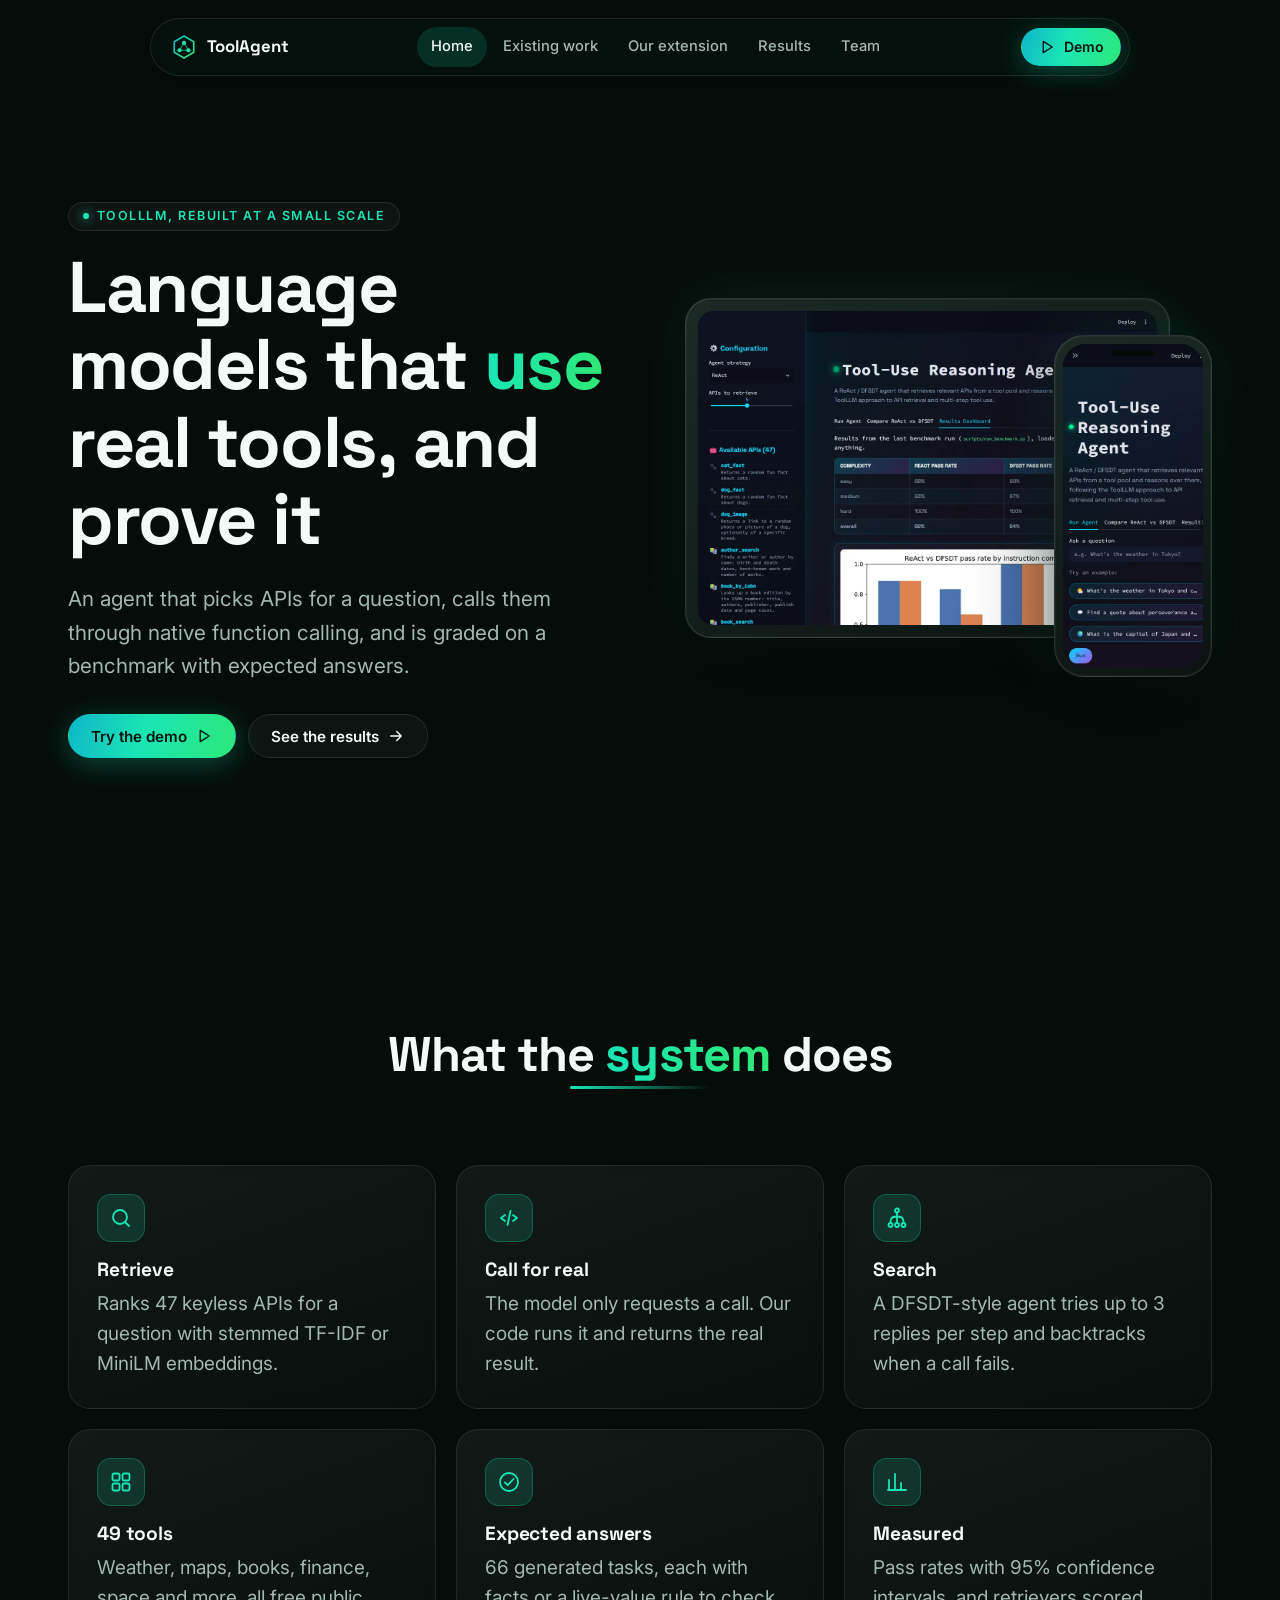
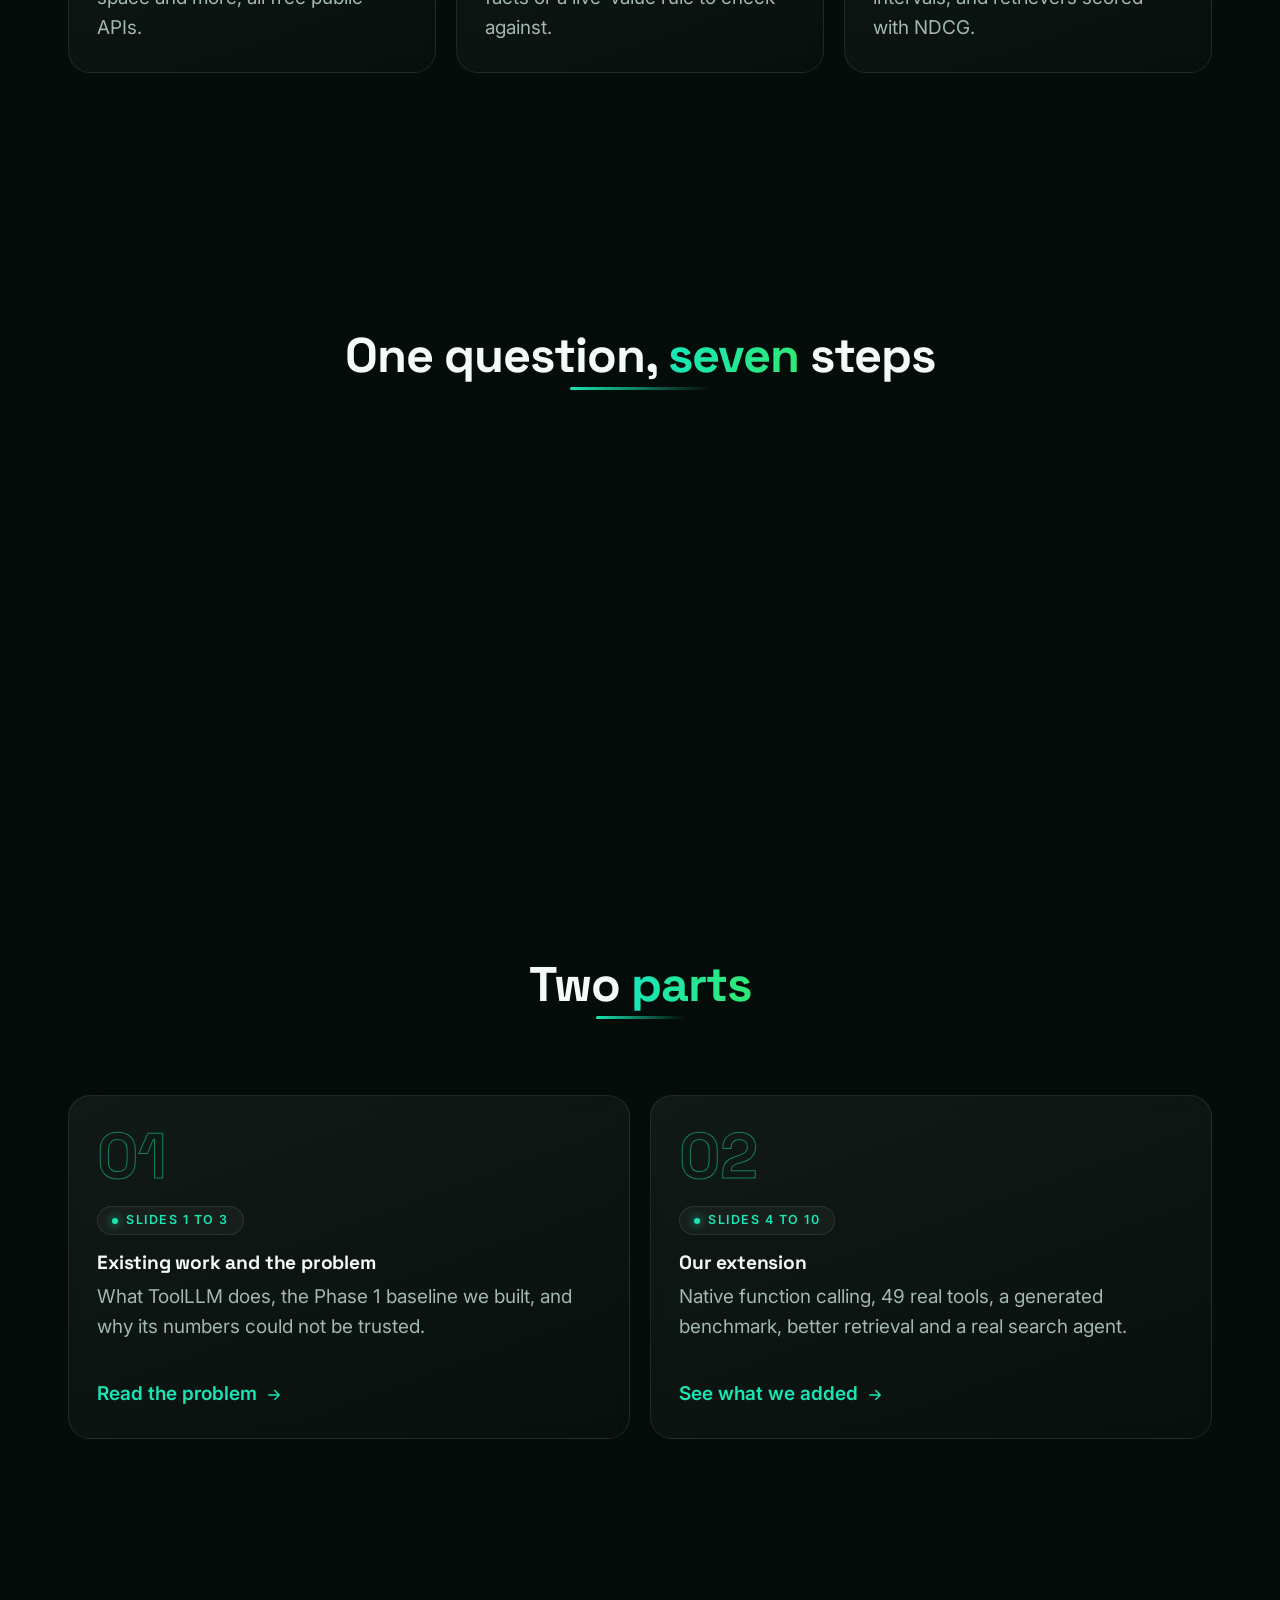
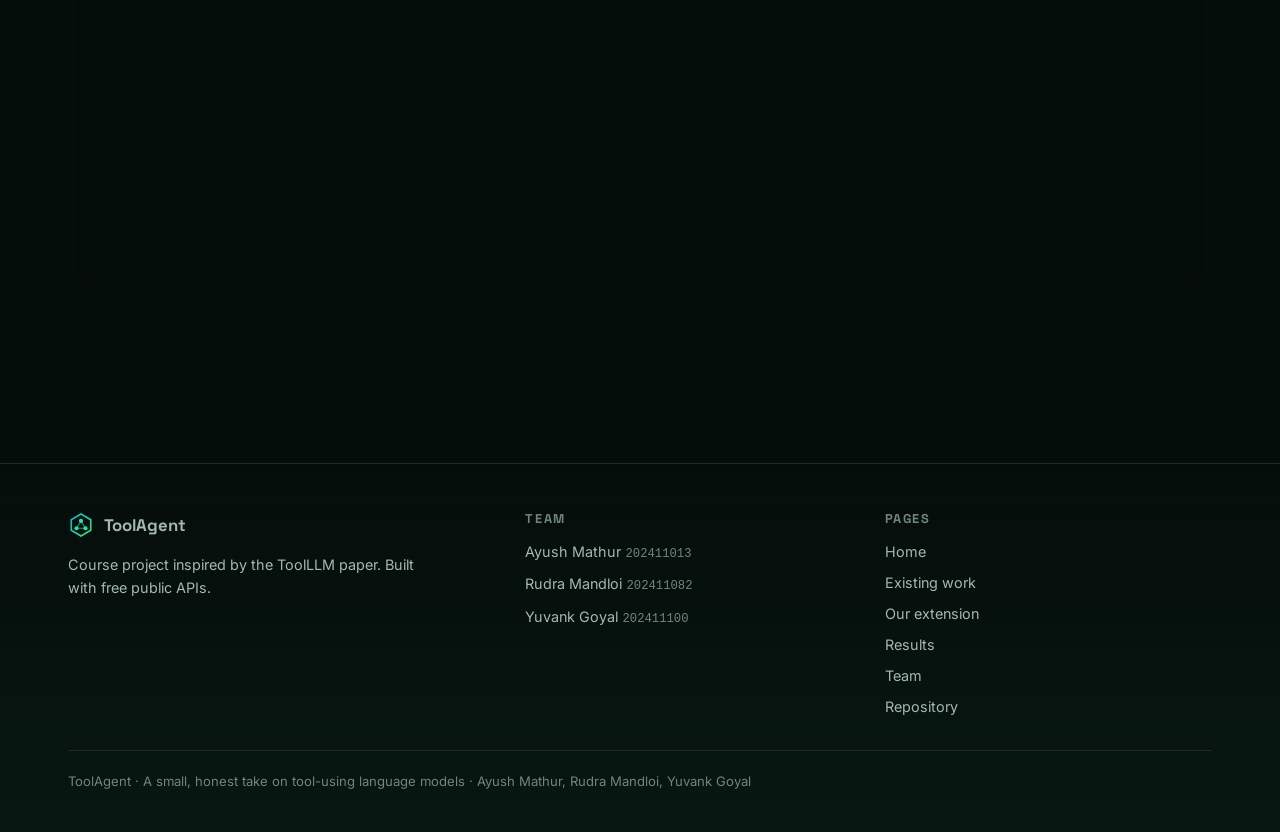
<file: site/index.html>
<!doctype html>
<html lang="en">
<head>
  <meta charset="utf-8">
  <meta name="viewport" content="width=device-width, initial-scale=1">
  <title>ToolAgent · Home</title>
  <meta name="description" content="A small tool-using language model agent with real APIs, a generated benchmark and honest evaluation.">
  <meta name="theme-color" content="#050d0a">
  <link rel="icon" href="data:image/svg+xml,%3Csvg xmlns='http://www.w3.org/2000/svg' viewBox='0 0 32 32'%3E%3Cpath d='M16 2.5 28 9.5v13L16 29.5 4 22.5v-13z' fill='%23050d0a' stroke='%2319e6b4' stroke-width='2'/%3E%3Ccircle cx='16' cy='11' r='2.6' fill='%2319e6b4'/%3E%3Ccircle cx='10.5' cy='20' r='2.6' fill='%2319e6b4'/%3E%3Ccircle cx='21.5' cy='20' r='2.6' fill='%2319e6b4'/%3E%3C/svg%3E">
  <link rel="preconnect" href="https://fonts.googleapis.com">
  <link rel="preconnect" href="https://fonts.gstatic.com" crossorigin>
  <link rel="stylesheet" href="https://fonts.googleapis.com/css2?family=Inter:wght@400;500;600;700&family=Space+Grotesk:wght@500;600;700&display=swap">
  <link rel="stylesheet" href="style.css">
</head>
<body data-page="home">
  <main id="main"></main>
  <noscript><p style="padding:120px 24px;text-align:center">This site needs JavaScript to show its content.</p></noscript>
  <script src="data/content.js"></script>
  <script src="data/results.js"></script>
  <script src="main.js"></script>
</body>
</html>
</file>
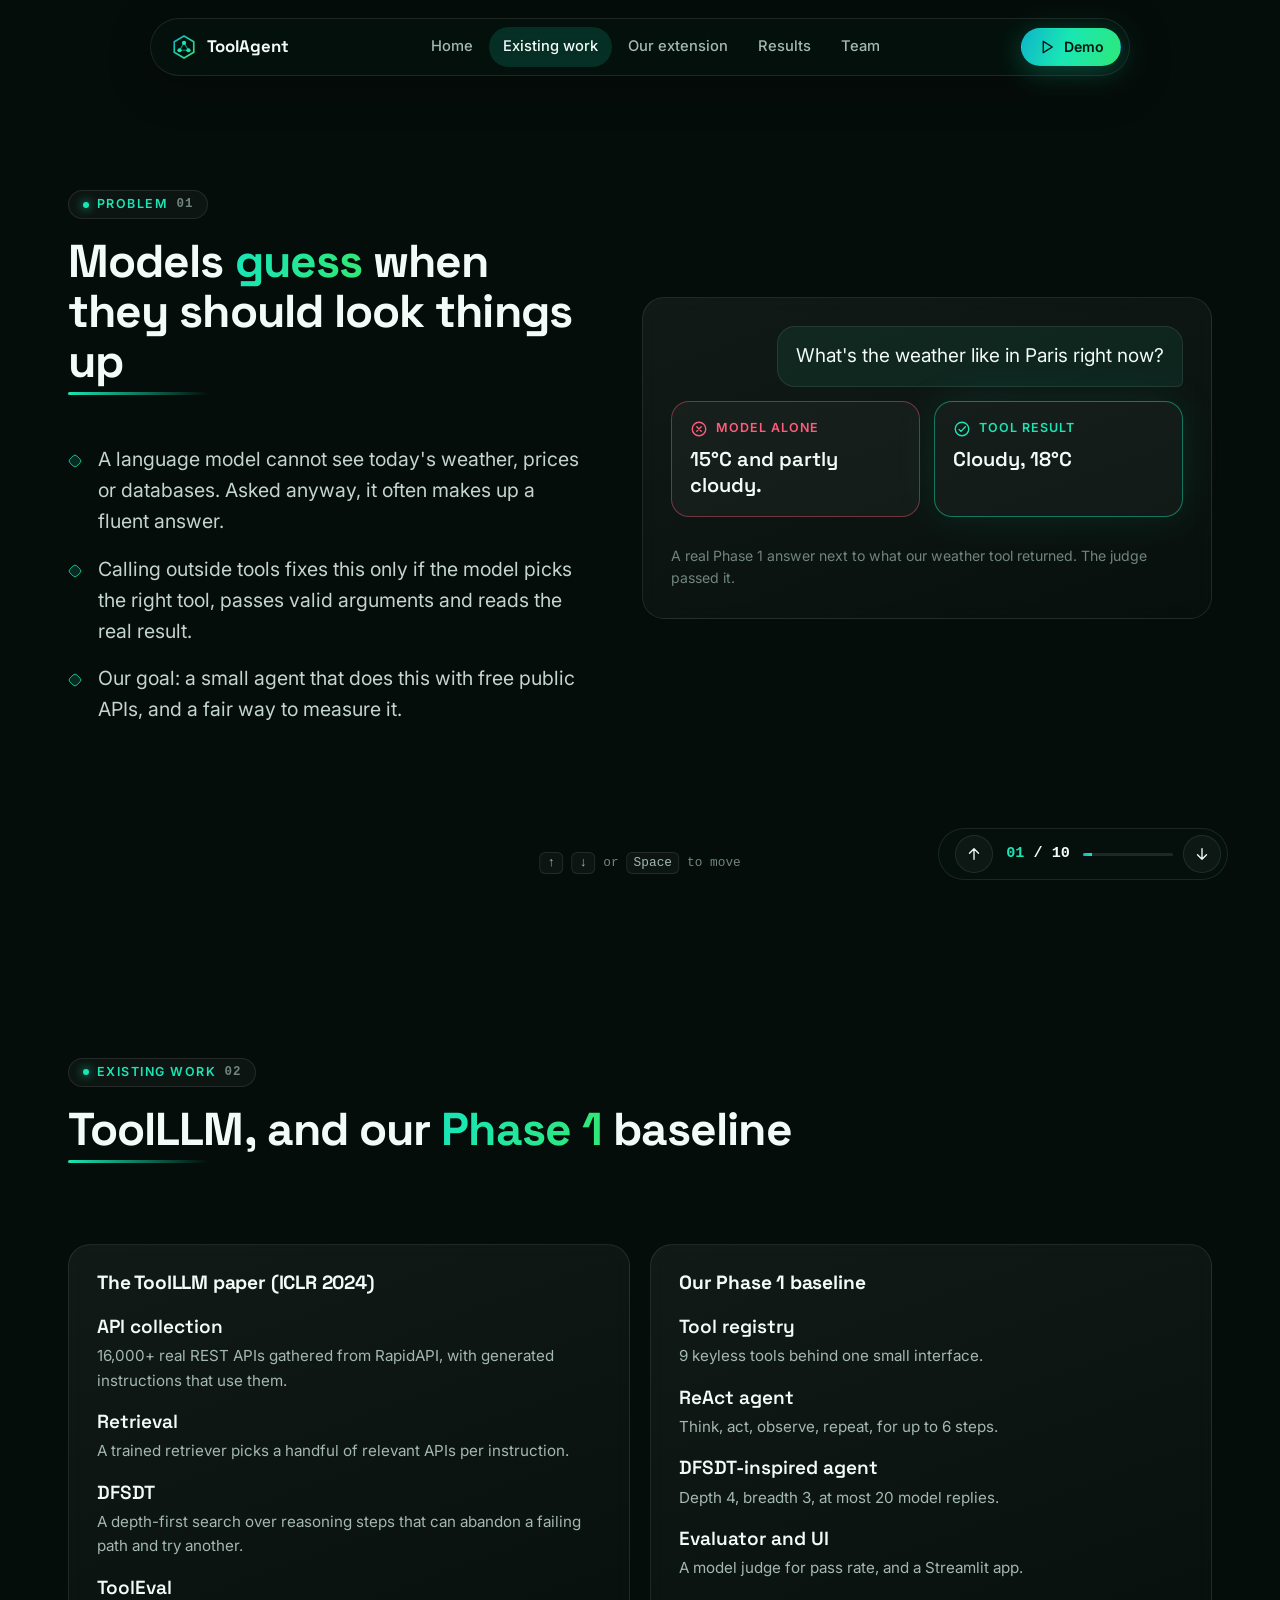
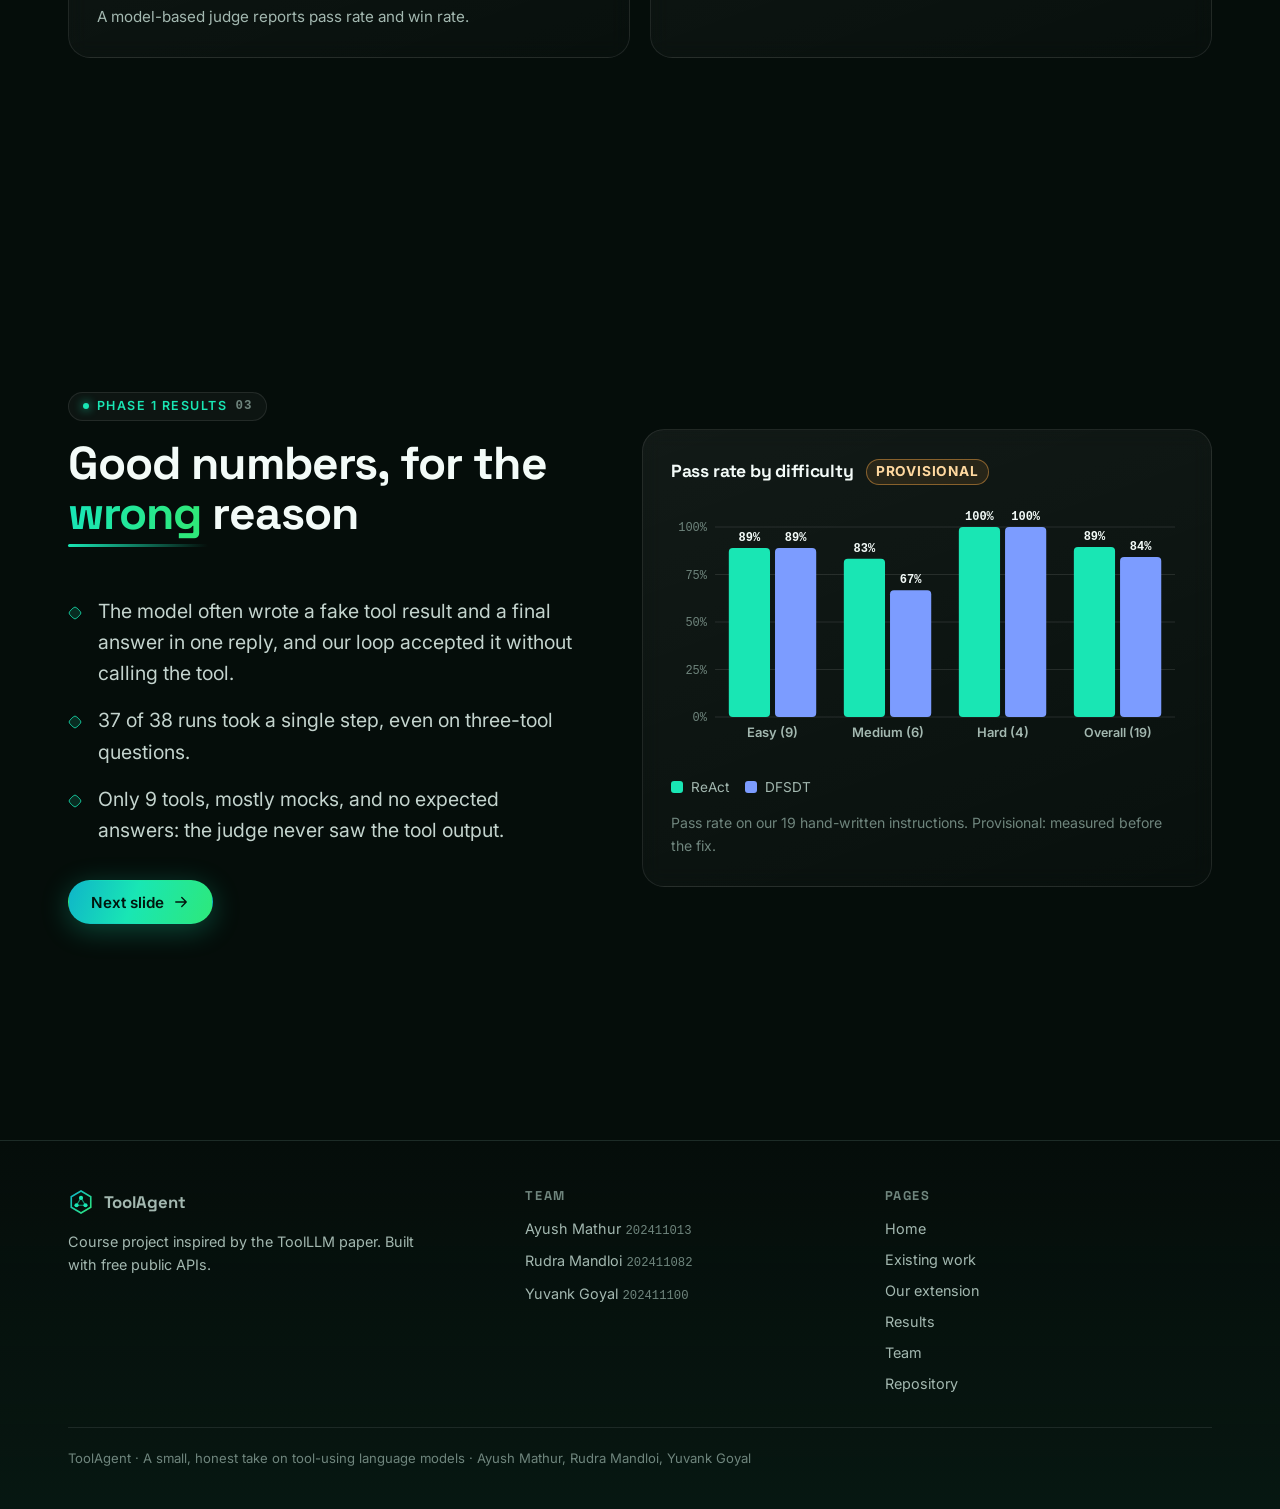
<file: site/existing.html>
<!doctype html>
<html lang="en">
<head>
  <meta charset="utf-8">
  <meta name="viewport" content="width=device-width, initial-scale=1">
  <title>ToolAgent · Existing work</title>
  <meta name="description" content="Slides 1 to 3: the problem, the ToolLLM paper and our Phase 1 baseline.">
  <meta name="theme-color" content="#050d0a">
  <link rel="icon" href="data:image/svg+xml,%3Csvg xmlns='http://www.w3.org/2000/svg' viewBox='0 0 32 32'%3E%3Cpath d='M16 2.5 28 9.5v13L16 29.5 4 22.5v-13z' fill='%23050d0a' stroke='%2319e6b4' stroke-width='2'/%3E%3Ccircle cx='16' cy='11' r='2.6' fill='%2319e6b4'/%3E%3Ccircle cx='10.5' cy='20' r='2.6' fill='%2319e6b4'/%3E%3Ccircle cx='21.5' cy='20' r='2.6' fill='%2319e6b4'/%3E%3C/svg%3E">
  <link rel="preconnect" href="https://fonts.googleapis.com">
  <link rel="preconnect" href="https://fonts.gstatic.com" crossorigin>
  <link rel="stylesheet" href="https://fonts.googleapis.com/css2?family=Inter:wght@400;500;600;700&family=Space+Grotesk:wght@500;600;700&display=swap">
  <link rel="stylesheet" href="style.css">
</head>
<body data-page="existing">
  <main id="main"></main>
  <noscript><p style="padding:120px 24px;text-align:center">This site needs JavaScript to show its content.</p></noscript>
  <script src="data/content.js"></script>
  <script src="data/results.js"></script>
  <script src="main.js"></script>
</body>
</html>
</file>
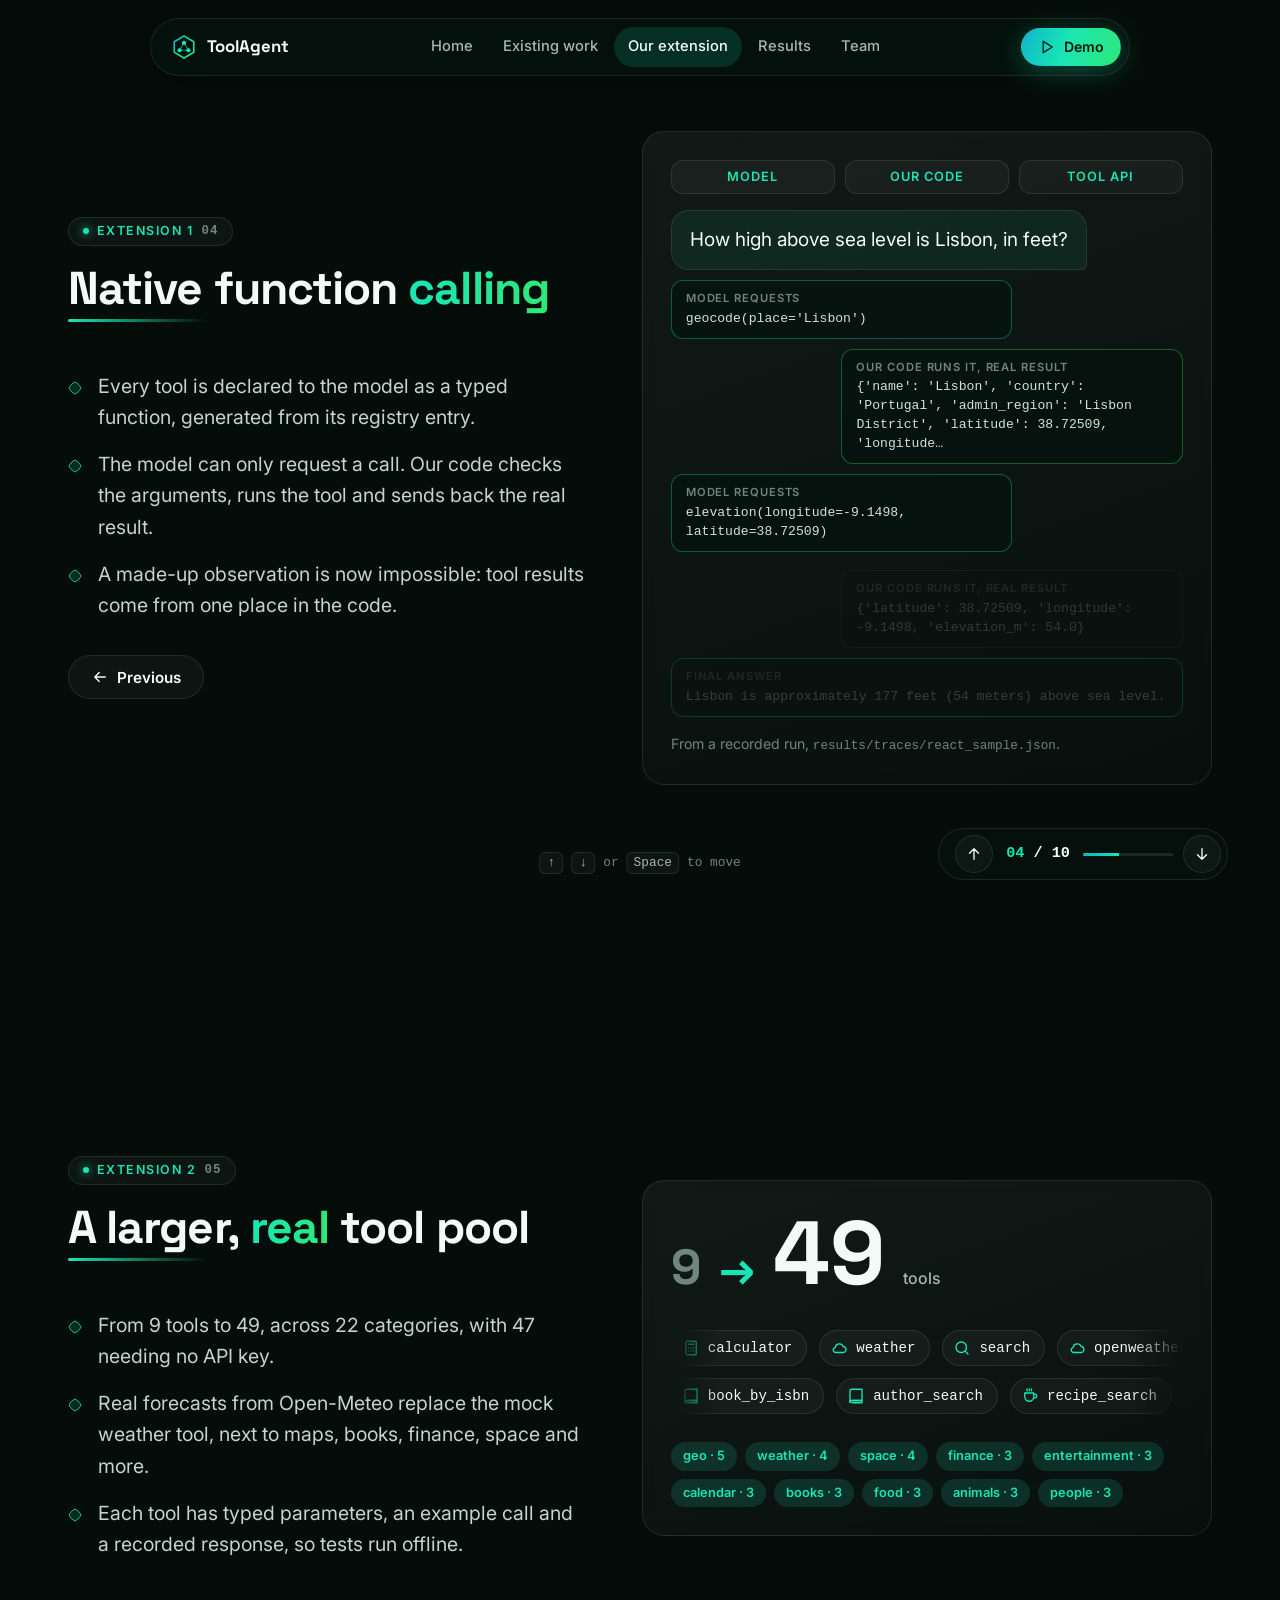
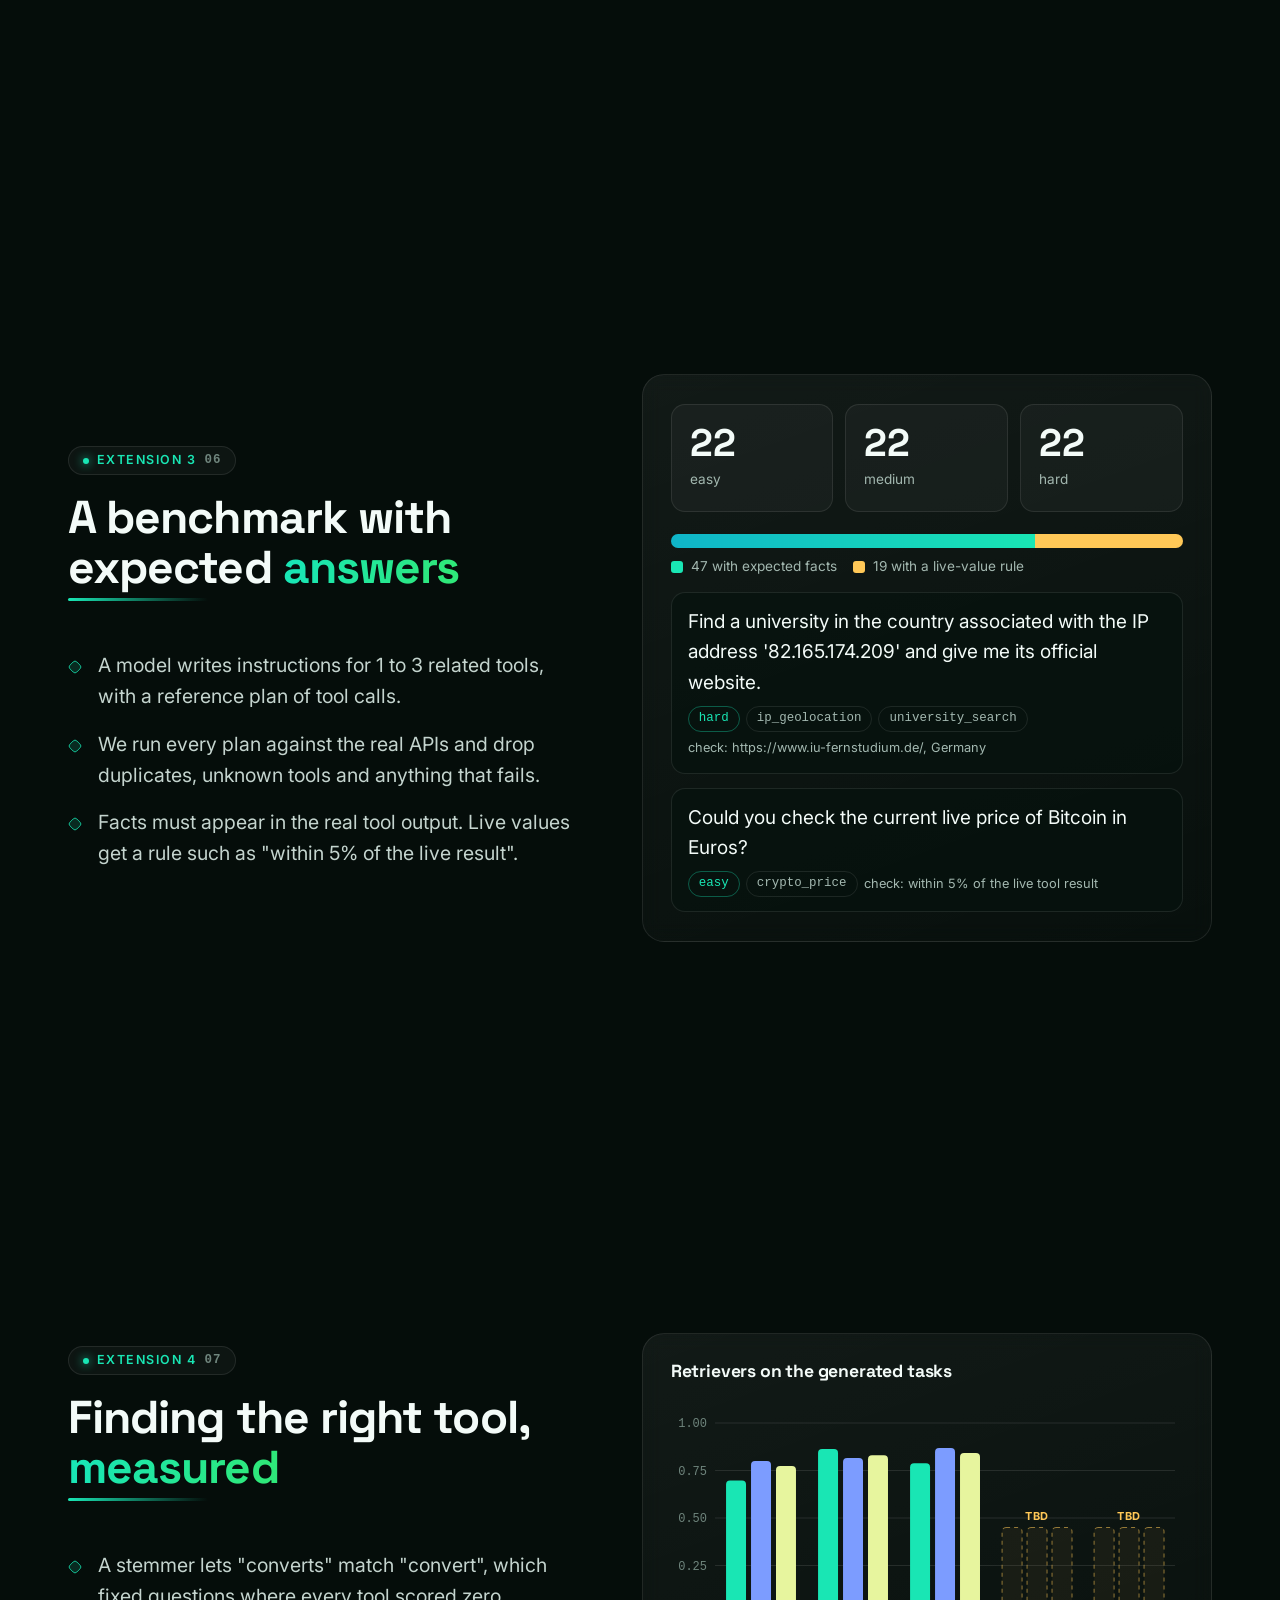
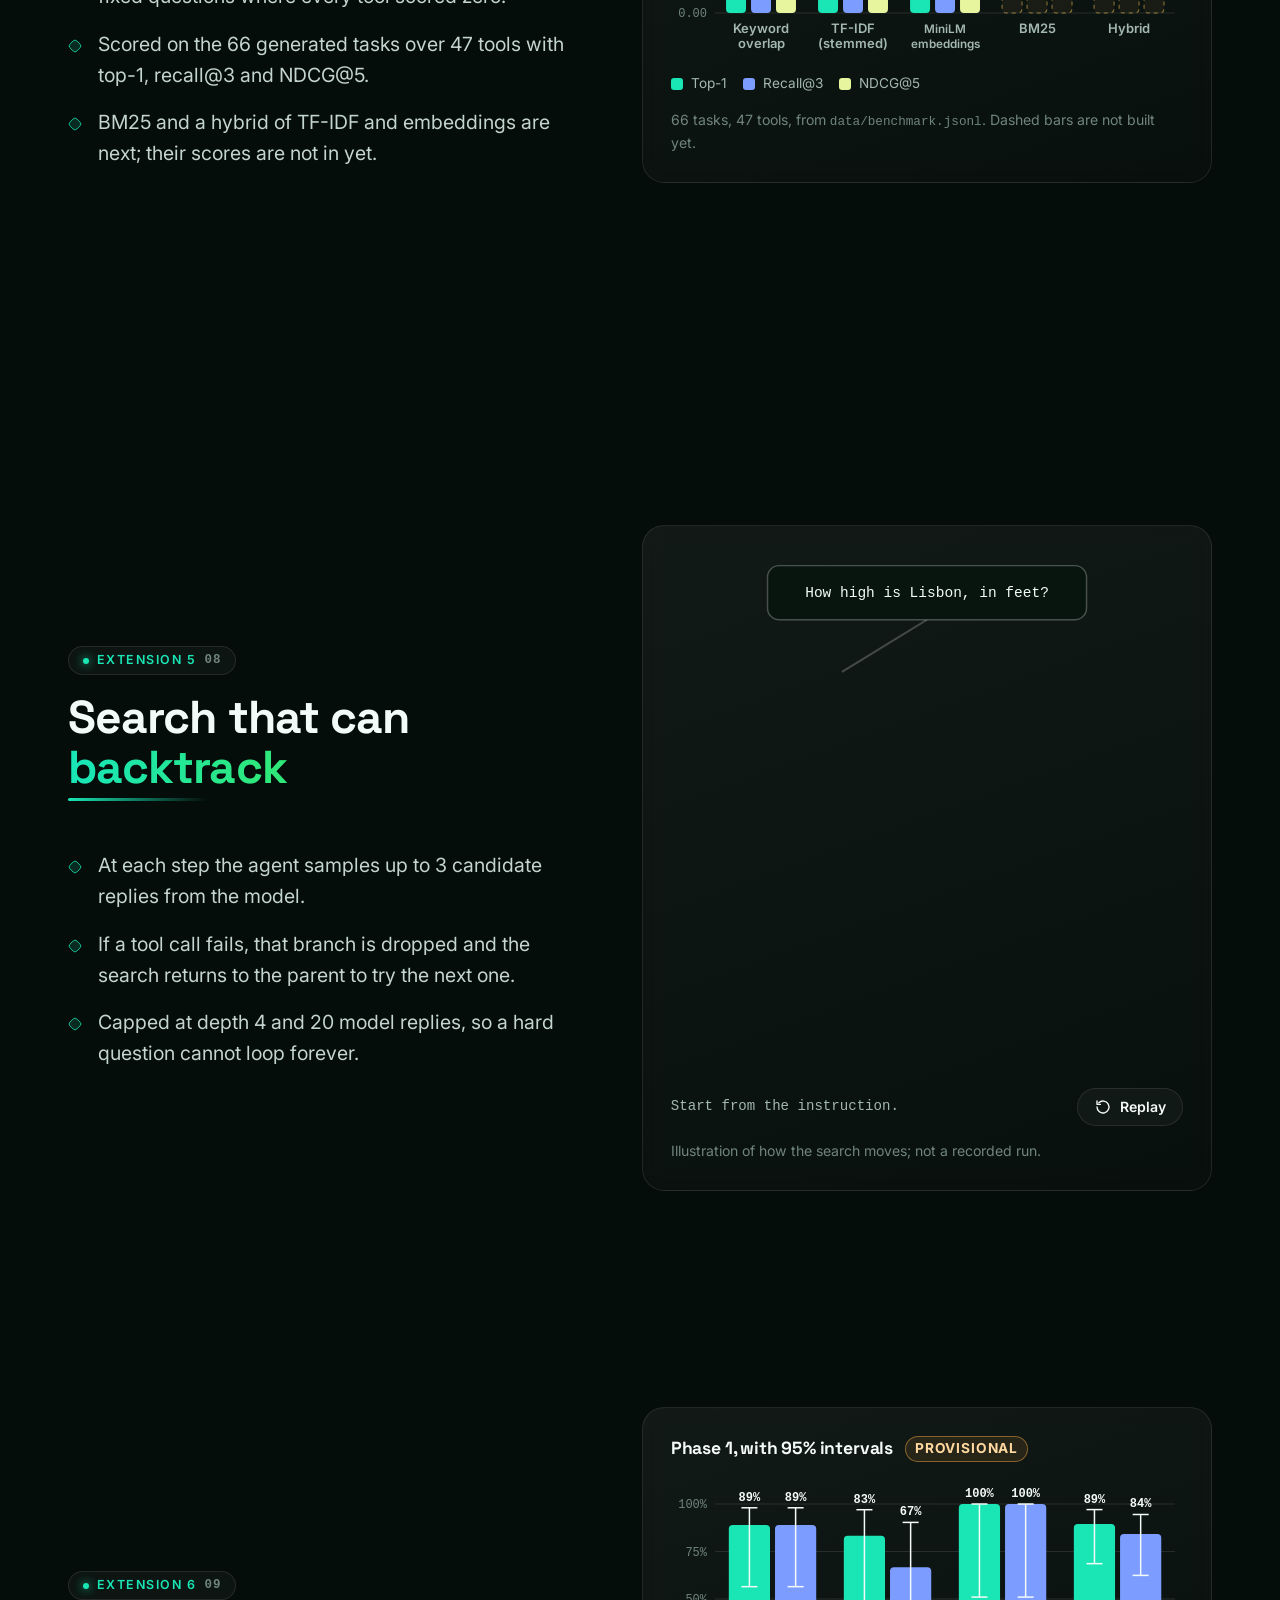
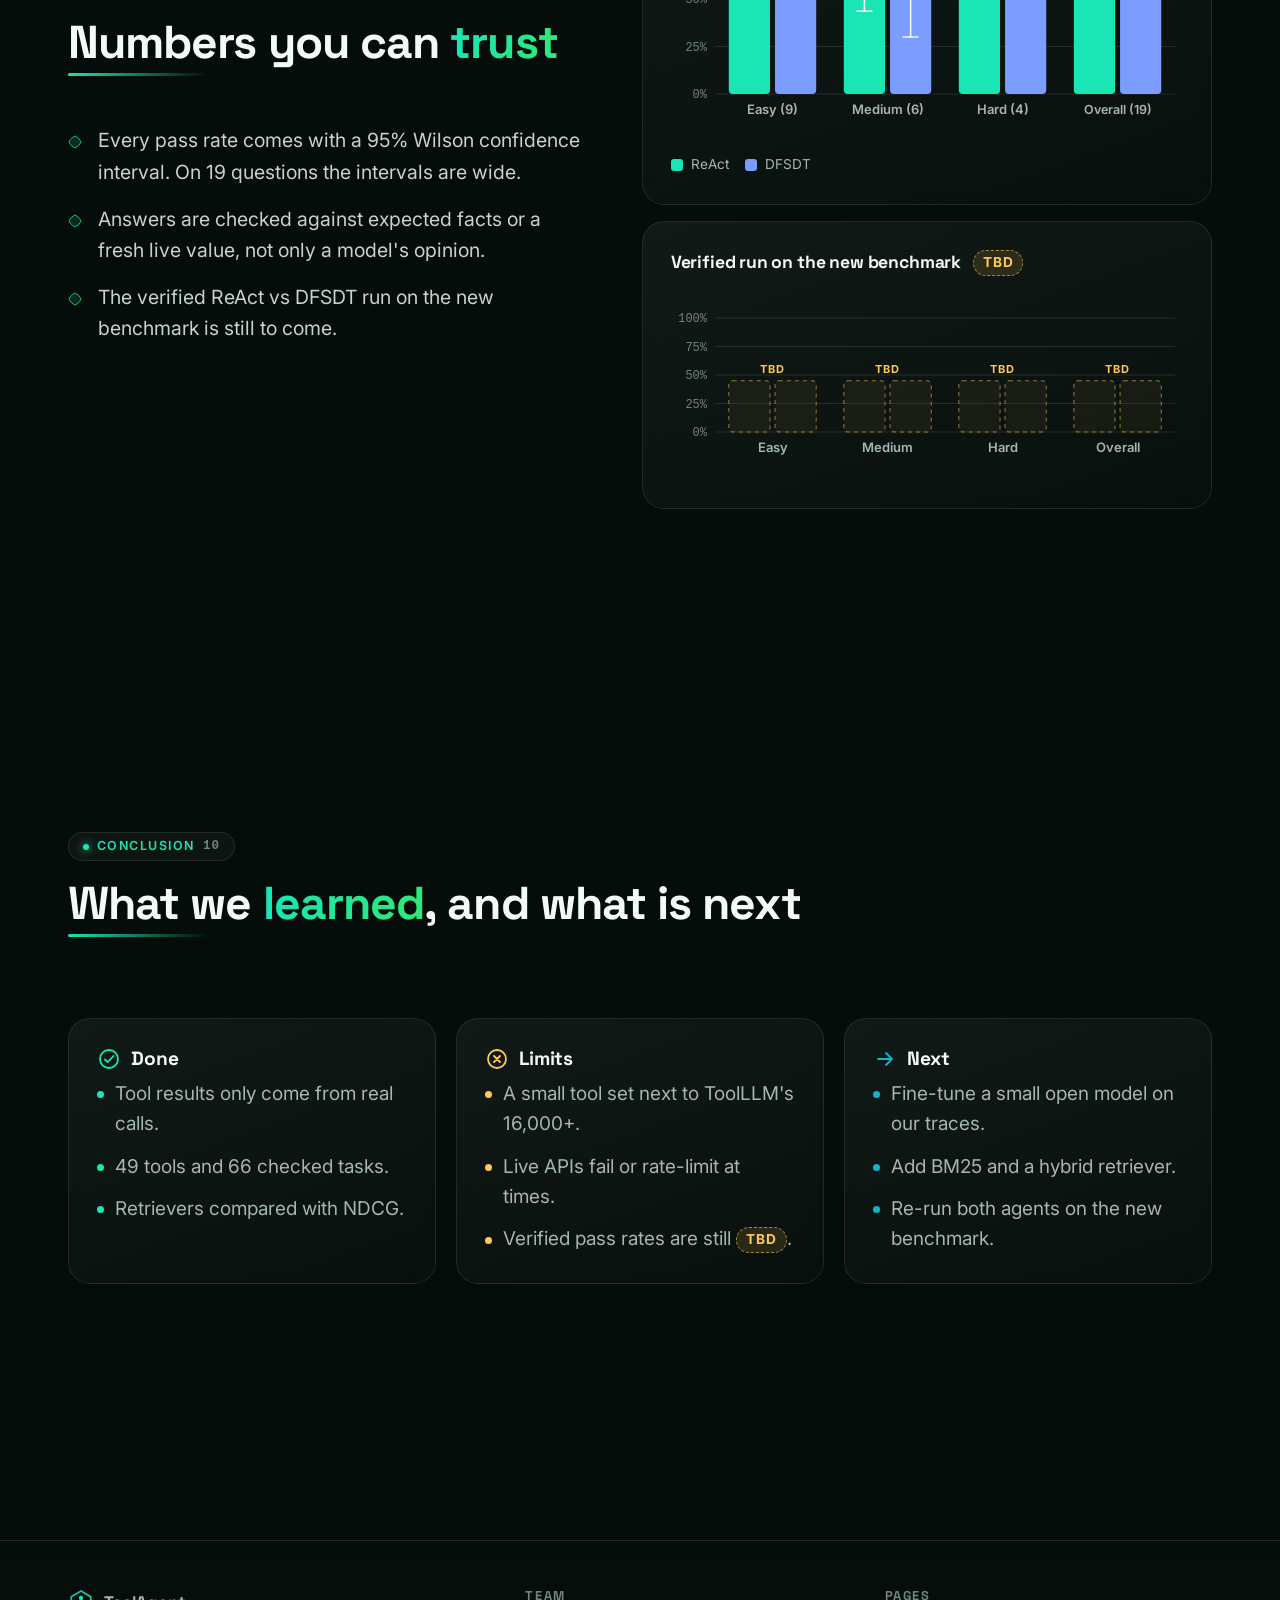
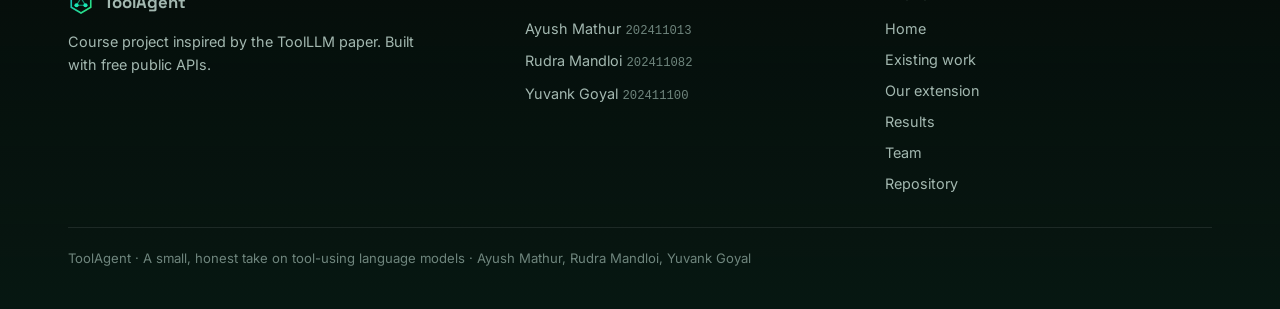
<file: site/extension.html>
<!doctype html>
<html lang="en">
<head>
  <meta charset="utf-8">
  <meta name="viewport" content="width=device-width, initial-scale=1">
  <title>ToolAgent · Our extension</title>
  <meta name="description" content="Slides 4 to 10: function calling, a larger tool pool, a generated benchmark, retrieval, DFSDT search and evaluation.">
  <meta name="theme-color" content="#050d0a">
  <link rel="icon" href="data:image/svg+xml,%3Csvg xmlns='http://www.w3.org/2000/svg' viewBox='0 0 32 32'%3E%3Cpath d='M16 2.5 28 9.5v13L16 29.5 4 22.5v-13z' fill='%23050d0a' stroke='%2319e6b4' stroke-width='2'/%3E%3Ccircle cx='16' cy='11' r='2.6' fill='%2319e6b4'/%3E%3Ccircle cx='10.5' cy='20' r='2.6' fill='%2319e6b4'/%3E%3Ccircle cx='21.5' cy='20' r='2.6' fill='%2319e6b4'/%3E%3C/svg%3E">
  <link rel="preconnect" href="https://fonts.googleapis.com">
  <link rel="preconnect" href="https://fonts.gstatic.com" crossorigin>
  <link rel="stylesheet" href="https://fonts.googleapis.com/css2?family=Inter:wght@400;500;600;700&family=Space+Grotesk:wght@500;600;700&display=swap">
  <link rel="stylesheet" href="style.css">
</head>
<body data-page="extension">
  <main id="main"></main>
  <noscript><p style="padding:120px 24px;text-align:center">This site needs JavaScript to show its content.</p></noscript>
  <script src="data/content.js"></script>
  <script src="data/results.js"></script>
  <script src="main.js"></script>
</body>
</html>
</file>
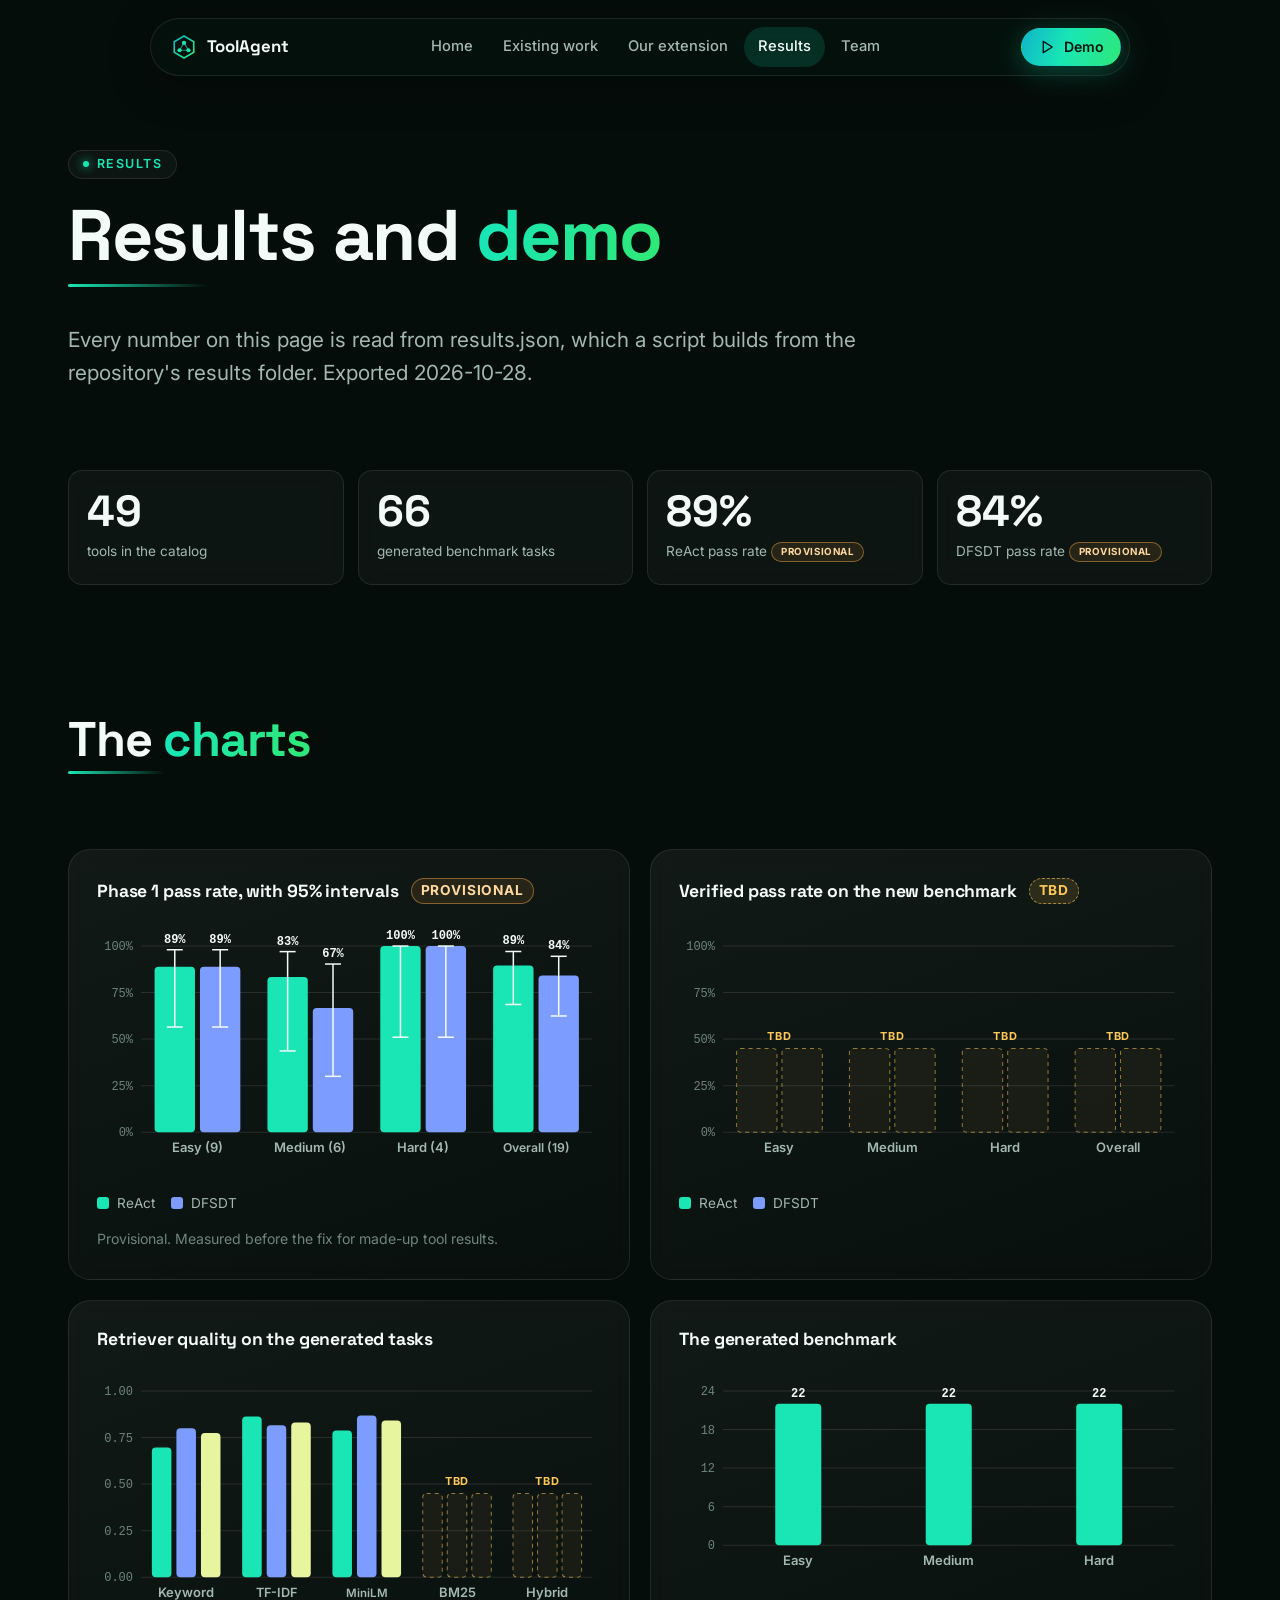
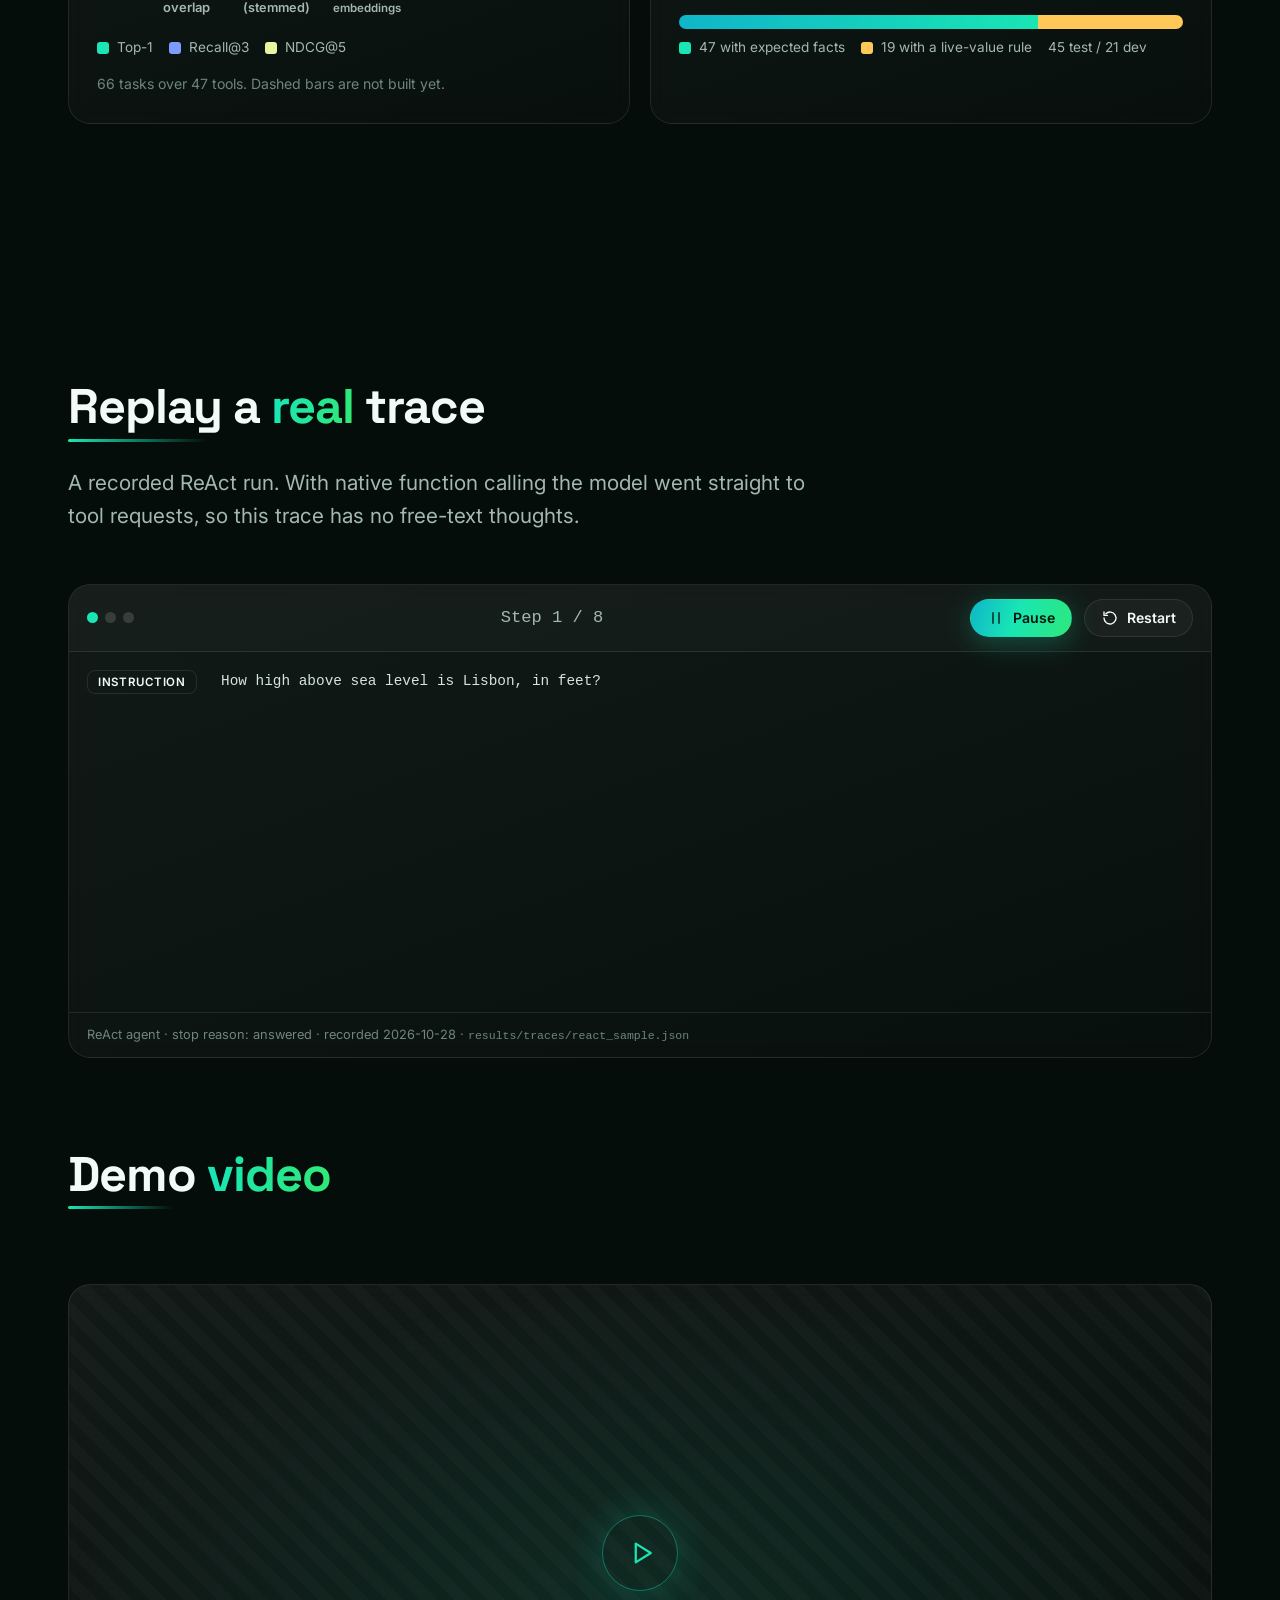
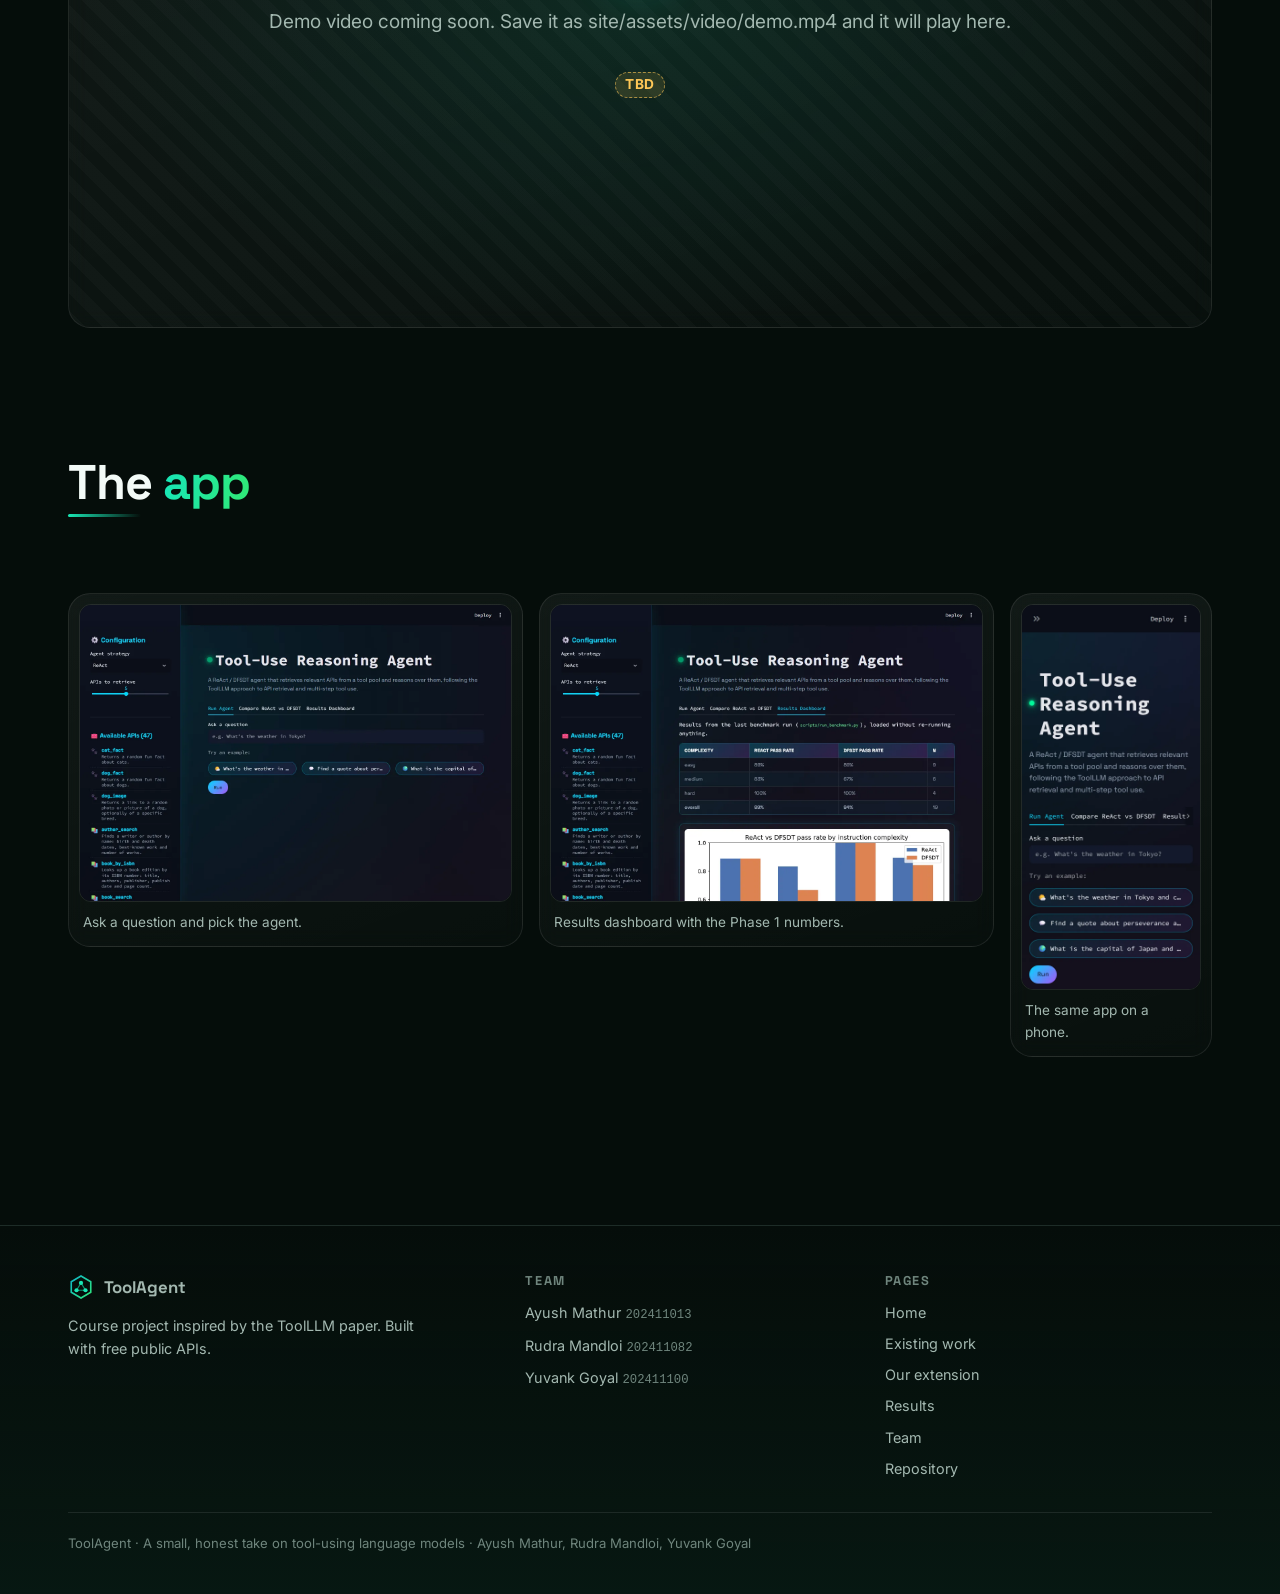
<file: site/results.html>
<!doctype html>
<html lang="en">
<head>
  <meta charset="utf-8">
  <meta name="viewport" content="width=device-width, initial-scale=1">
  <title>ToolAgent · Results</title>
  <meta name="description" content="Charts, numbers, a replayed agent trace, screenshots and the demo video.">
  <meta name="theme-color" content="#050d0a">
  <link rel="icon" href="data:image/svg+xml,%3Csvg xmlns='http://www.w3.org/2000/svg' viewBox='0 0 32 32'%3E%3Cpath d='M16 2.5 28 9.5v13L16 29.5 4 22.5v-13z' fill='%23050d0a' stroke='%2319e6b4' stroke-width='2'/%3E%3Ccircle cx='16' cy='11' r='2.6' fill='%2319e6b4'/%3E%3Ccircle cx='10.5' cy='20' r='2.6' fill='%2319e6b4'/%3E%3Ccircle cx='21.5' cy='20' r='2.6' fill='%2319e6b4'/%3E%3C/svg%3E">
  <link rel="preconnect" href="https://fonts.googleapis.com">
  <link rel="preconnect" href="https://fonts.gstatic.com" crossorigin>
  <link rel="stylesheet" href="https://fonts.googleapis.com/css2?family=Inter:wght@400;500;600;700&family=Space+Grotesk:wght@500;600;700&display=swap">
  <link rel="stylesheet" href="style.css">
</head>
<body data-page="results">
  <main id="main"></main>
  <noscript><p style="padding:120px 24px;text-align:center">This site needs JavaScript to show its content.</p></noscript>
  <script src="data/content.js"></script>
  <script src="data/results.js"></script>
  <script src="main.js"></script>
</body>
</html>
</file>
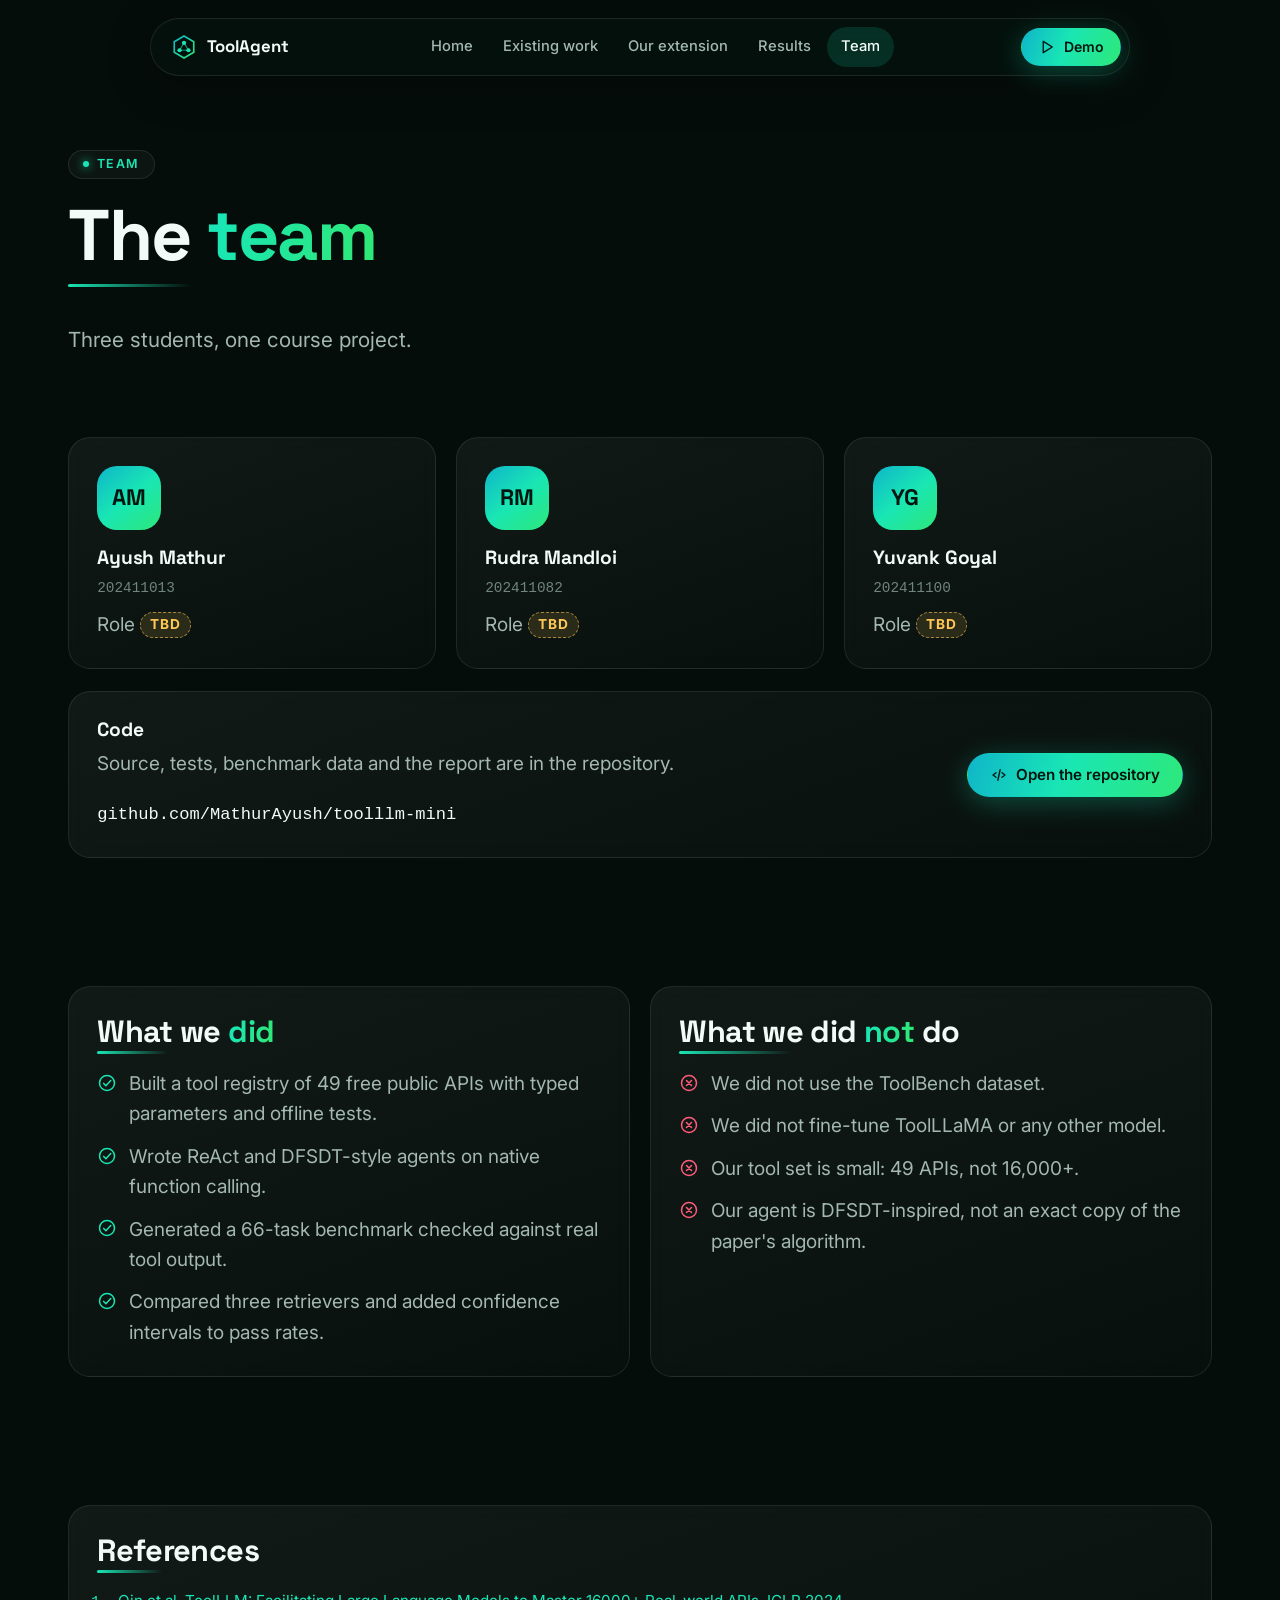
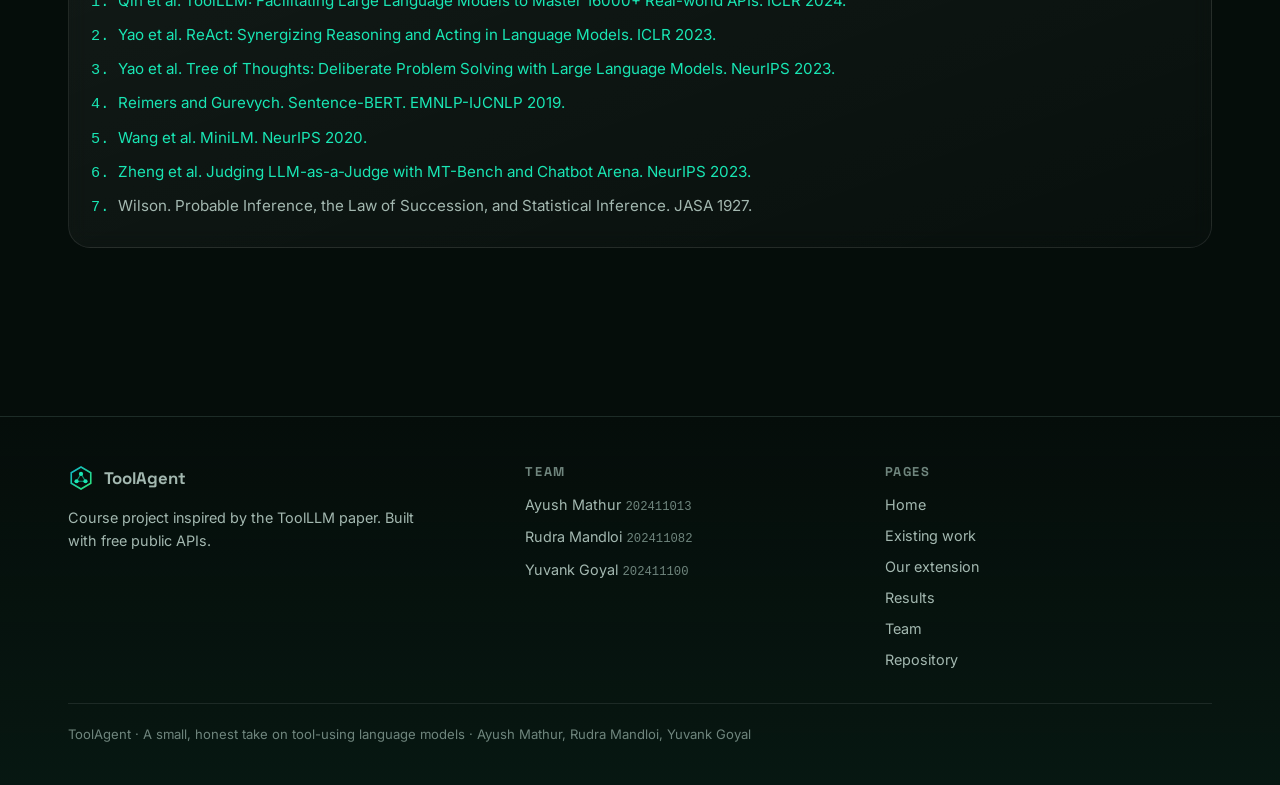
<file: site/team.html>
<!doctype html>
<html lang="en">
<head>
  <meta charset="utf-8">
  <meta name="viewport" content="width=device-width, initial-scale=1">
  <title>ToolAgent · Team</title>
  <meta name="description" content="The team, the repository, references, and what we did and did not do.">
  <meta name="theme-color" content="#050d0a">
  <link rel="icon" href="data:image/svg+xml,%3Csvg xmlns='http://www.w3.org/2000/svg' viewBox='0 0 32 32'%3E%3Cpath d='M16 2.5 28 9.5v13L16 29.5 4 22.5v-13z' fill='%23050d0a' stroke='%2319e6b4' stroke-width='2'/%3E%3Ccircle cx='16' cy='11' r='2.6' fill='%2319e6b4'/%3E%3Ccircle cx='10.5' cy='20' r='2.6' fill='%2319e6b4'/%3E%3Ccircle cx='21.5' cy='20' r='2.6' fill='%2319e6b4'/%3E%3C/svg%3E">
  <link rel="preconnect" href="https://fonts.googleapis.com">
  <link rel="preconnect" href="https://fonts.gstatic.com" crossorigin>
  <link rel="stylesheet" href="https://fonts.googleapis.com/css2?family=Inter:wght@400;500;600;700&family=Space+Grotesk:wght@500;600;700&display=swap">
  <link rel="stylesheet" href="style.css">
</head>
<body data-page="team">
  <main id="main"></main>
  <noscript><p style="padding:120px 24px;text-align:center">This site needs JavaScript to show its content.</p></noscript>
  <script src="data/content.js"></script>
  <script src="data/results.js"></script>
  <script src="main.js"></script>
</body>
</html>
</file>
<file: site/style.css>
/* ToolAgent site: one stylesheet for every page. */

:root {
  --bg-0: #050d0a;
  --bg-1: #0b2a1f;
  --bg-2: #0f1f19;
  --accent: #19e6b4;
  --accent-2: #2ee87a;
  --accent-3: #0fb5c9;
  --accent-soft: rgba(25, 230, 180, 0.14);
  --accent-glow: rgba(25, 230, 180, 0.35);
  --text: #f3fbf8;
  --muted: #a3b8b0;
  --dim: #6f857d;
  --glass: rgba(255, 255, 255, 0.035);
  --glass-strong: rgba(255, 255, 255, 0.06);
  --border: rgba(255, 255, 255, 0.09);
  --border-strong: rgba(25, 230, 180, 0.4);
  --red: #ff5c7a;
  --amber: #ffc857;
  --radius: 22px;
  --radius-sm: 14px;
  --gutter: clamp(16px, 4vw, 48px);
  --max: 1240px;
  --font-head: "Space Grotesk", "Inter", system-ui, sans-serif;
  --font-body: "Inter", system-ui, -apple-system, "Segoe UI", sans-serif;
  --font-mono: ui-monospace, "Cascadia Code", "SFMono-Regular", Consolas, monospace;
  --ease: cubic-bezier(0.22, 1, 0.36, 1);
}

@view-transition {
  navigation: auto;
}

::view-transition-old(root),
::view-transition-new(root) {
  animation-duration: 0.35s;
  animation-timing-function: var(--ease);
}

*,
*::before,
*::after {
  box-sizing: border-box;
}

html {
  -webkit-text-size-adjust: 100%;
  scroll-behavior: smooth;
  background: var(--bg-0);
}

html.slides-page {
  scroll-snap-type: y mandatory;
}

body {
  margin: 0;
  min-height: 100vh;
  font-family: var(--font-body);
  font-size: clamp(16px, 0.35vw + 14.8px, 19px);
  line-height: 1.6;
  color: var(--muted);
  background: var(--bg-0);
  overflow-x: clip;
  -webkit-font-smoothing: antialiased;
}

body.no-vt {
  animation: page-in 0.4s var(--ease) both;
}

body.leaving {
  opacity: 0;
  transition: opacity 0.22s ease;
}

@keyframes page-in {
  from {
    opacity: 0;
  }
}

img,
svg,
video,
canvas {
  display: block;
  max-width: 100%;
}

a {
  color: var(--accent);
  text-decoration: none;
}

a:hover {
  text-decoration: underline;
}

:focus-visible {
  outline: 2px solid var(--accent);
  outline-offset: 3px;
  border-radius: 6px;
}

h1,
h2,
h3,
h4 {
  font-family: var(--font-head);
  color: var(--text);
  line-height: 1.08;
  letter-spacing: -0.02em;
  margin: 0 0 0.5em;
  font-weight: 700;
}

h1 {
  font-size: clamp(2.5rem, 5.6vw, 5.2rem);
}

h2 {
  font-size: clamp(2rem, 3.8vw, 3.5rem);
}

h3 {
  font-size: clamp(1.2rem, 1.4vw, 1.45rem);
  letter-spacing: -0.01em;
}

p {
  margin: 0 0 1em;
}

code,
.mono {
  font-family: var(--font-mono);
  font-size: 0.9em;
}

.accent {
  background: linear-gradient(100deg, var(--accent) 10%, var(--accent-2) 90%);
  -webkit-background-clip: text;
  background-clip: text;
  color: transparent;
}

.sr-only {
  position: absolute;
  width: 1px;
  height: 1px;
  overflow: hidden;
  clip: rect(0 0 0 0);
  white-space: nowrap;
}

.skip-link {
  position: fixed;
  left: 16px;
  top: -60px;
  z-index: 100;
  padding: 10px 16px;
  border-radius: 999px;
  background: var(--accent);
  color: #03130d;
  font-weight: 600;
}

.skip-link:focus {
  top: 16px;
}

/* ------------------------------------------------------------ background */

.bg {
  position: fixed;
  inset: 0;
  z-index: -2;
  overflow: hidden;
  pointer-events: none;
  background:
    radial-gradient(ellipse 80% 60% at 70% -10%, rgba(11, 42, 31, 0.95), transparent 70%),
    radial-gradient(ellipse 60% 50% at 0% 100%, rgba(11, 42, 31, 0.7), transparent 70%),
    var(--bg-0);
}

.bg::before {
  content: "";
  position: absolute;
  inset: 0;
  background-image:
    linear-gradient(rgba(255, 255, 255, 0.035) 1px, transparent 1px),
    linear-gradient(90deg, rgba(255, 255, 255, 0.035) 1px, transparent 1px);
  background-size: 64px 64px;
  -webkit-mask-image: radial-gradient(ellipse 90% 70% at 50% 30%, #000 30%, transparent 80%);
  mask-image: radial-gradient(ellipse 90% 70% at 50% 30%, #000 30%, transparent 80%);
}

.bg-blob {
  position: absolute;
  width: 70vmax;
  height: 70vmax;
  left: 50%;
  top: 40%;
  margin: -35vmax 0 0 -35vmax;
  border-radius: 50%;
  background: radial-gradient(circle at 35% 35%, rgba(25, 230, 180, 0.13), transparent 55%),
    radial-gradient(circle at 70% 65%, rgba(46, 232, 122, 0.09), transparent 55%);
  animation: blob-drift 28s ease-in-out infinite alternate;
  will-change: transform;
}

@keyframes blob-drift {
  0% {
    transform: translate(-12%, -8%) rotate(0deg) scale(1);
  }
  50% {
    transform: translate(10%, 6%) rotate(120deg) scale(1.15);
  }
  100% {
    transform: translate(-4%, 12%) rotate(240deg) scale(0.95);
  }
}

.cursor-glow {
  position: fixed;
  left: 0;
  top: 0;
  width: 520px;
  height: 520px;
  margin: -260px 0 0 -260px;
  border-radius: 50%;
  background: radial-gradient(circle, rgba(25, 230, 180, 0.09), transparent 60%);
  pointer-events: none;
  z-index: -1;
  opacity: 0;
  transition: opacity 0.6s ease;
  will-change: transform;
}

.cursor-glow.on {
  opacity: 1;
}

.scroll-progress {
  position: fixed;
  left: 0;
  top: 0;
  right: 0;
  height: 3px;
  z-index: 60;
  transform-origin: 0 50%;
  transform: scaleX(0);
  background: linear-gradient(90deg, var(--accent-3), var(--accent), var(--accent-2));
  box-shadow: 0 0 12px var(--accent-glow);
}

/* ------------------------------------------------------------ nav */

.nav {
  position: fixed;
  top: 18px;
  left: 50%;
  z-index: 50;
  transform: translateX(-50%);
  width: min(calc(100% - 32px), 980px);
  display: flex;
  align-items: center;
  gap: 12px;
  padding: 8px 8px 8px 20px;
  border-radius: 999px;
  border: 1px solid var(--border);
  background: rgba(6, 18, 14, 0.72);
  -webkit-backdrop-filter: blur(16px) saturate(140%);
  backdrop-filter: blur(16px) saturate(140%);
  box-shadow: 0 10px 40px rgba(0, 0, 0, 0.35);
}

.brand {
  display: flex;
  align-items: center;
  gap: 10px;
  font-family: var(--font-head);
  font-weight: 700;
  color: var(--text);
  font-size: 1.05rem;
  white-space: nowrap;
}

.brand:hover {
  text-decoration: none;
}

.brand-mark {
  width: 26px;
  height: 26px;
  flex: none;
}

.nav-links {
  display: flex;
  align-items: center;
  gap: 2px;
  margin: 0 auto;
  padding: 0;
  list-style: none;
}

.nav-links a {
  display: block;
  padding: 8px 14px;
  border-radius: 999px;
  color: var(--muted);
  font-size: 0.92rem;
  font-weight: 500;
  transition: color 0.2s, background-color 0.2s;
  white-space: nowrap;
}

.nav-links a:hover {
  color: var(--text);
  background: var(--glass-strong);
  text-decoration: none;
}

.nav-links a[aria-current="page"] {
  color: var(--text);
  background: var(--accent-soft);
}

.nav .btn {
  flex: none;
}

.menu-btn {
  display: none;
  margin-left: auto;
  width: 44px;
  height: 44px;
  border-radius: 50%;
  border: 1px solid var(--border);
  background: var(--glass);
  color: var(--text);
  cursor: pointer;
  align-items: center;
  justify-content: center;
}

.menu-btn span,
.menu-btn span::before,
.menu-btn span::after {
  display: block;
  width: 18px;
  height: 2px;
  border-radius: 2px;
  background: currentColor;
  position: relative;
  transition: transform 0.3s var(--ease), opacity 0.2s;
}

.menu-btn span::before,
.menu-btn span::after {
  content: "";
  position: absolute;
  left: 0;
}

.menu-btn span::before {
  transform: translateY(-6px);
}

.menu-btn span::after {
  transform: translateY(6px);
}

.menu-btn[aria-expanded="true"] span {
  background: transparent;
}

.menu-btn[aria-expanded="true"] span::before {
  transform: rotate(45deg);
  background: var(--text);
}

.menu-btn[aria-expanded="true"] span::after {
  transform: rotate(-45deg);
  background: var(--text);
}

@media (max-width: 900px) {
  .nav {
    padding: 6px 6px 6px 16px;
  }
  .menu-btn {
    display: flex;
  }
  .nav .nav-demo {
    margin-left: auto;
  }
  .nav .nav-demo + .menu-btn {
    margin-left: 0;
  }
  .nav-links {
    position: absolute;
    top: calc(100% + 10px);
    left: 0;
    right: 0;
    flex-direction: column;
    align-items: stretch;
    gap: 4px;
    padding: 10px;
    border-radius: var(--radius);
    border: 1px solid var(--border);
    background: rgba(6, 18, 14, 0.96);
    box-shadow: 0 20px 50px rgba(0, 0, 0, 0.5);
    opacity: 0;
    transform: translateY(-8px);
    pointer-events: none;
    transition: opacity 0.25s ease, transform 0.25s var(--ease);
  }
  .nav-links.open {
    opacity: 1;
    transform: none;
    pointer-events: auto;
  }
  .nav-links a {
    padding: 12px 16px;
    font-size: 1rem;
  }
}

/* ------------------------------------------------------------ buttons */

.btn {
  display: inline-flex;
  align-items: center;
  justify-content: center;
  gap: 8px;
  min-height: 44px;
  padding: 10px 22px;
  border-radius: 999px;
  border: 1px solid var(--border);
  background: var(--glass);
  color: var(--text);
  font: 600 0.95rem/1 var(--font-body);
  cursor: pointer;
  transition: border-color 0.25s, background-color 0.25s, box-shadow 0.3s, transform 0.3s var(--ease);
  white-space: nowrap;
}

.btn:hover {
  text-decoration: none;
  border-color: var(--border-strong);
  background: var(--glass-strong);
}

.btn-primary {
  border-color: transparent;
  color: #02150e;
  background: linear-gradient(110deg, var(--accent-3), var(--accent) 45%, var(--accent-2));
  box-shadow: 0 6px 28px rgba(25, 230, 180, 0.28);
}

.btn-primary:hover {
  background: linear-gradient(110deg, var(--accent-3), var(--accent) 45%, var(--accent-2));
  box-shadow: 0 10px 40px rgba(25, 230, 180, 0.45);
}

.btn-sm {
  min-height: 38px;
  padding: 8px 16px;
  font-size: 0.88rem;
}

.btn svg {
  width: 18px;
  height: 18px;
}

.btn-row {
  display: flex;
  flex-wrap: wrap;
  gap: 12px;
}

/* ------------------------------------------------------------ layout */

main {
  position: relative;
}

.wrap {
  width: 100%;
  max-width: var(--max);
  margin: 0 auto;
  padding: 0 var(--gutter);
}

.section {
  padding: clamp(72px, 10vw, 140px) 0;
}

.section-head {
  max-width: 760px;
  margin-bottom: clamp(32px, 4vw, 56px);
}

.section-head.center {
  margin-left: auto;
  margin-right: auto;
  text-align: center;
}

.kicker {
  display: inline-flex;
  align-items: center;
  gap: 8px;
  margin-bottom: 18px;
  padding: 6px 14px;
  border-radius: 999px;
  border: 1px solid var(--border);
  background: var(--glass);
  color: var(--accent);
  font: 600 0.78rem/1.2 var(--font-body);
  letter-spacing: 0.12em;
  text-transform: uppercase;
}

.kicker::before {
  content: "";
  width: 6px;
  height: 6px;
  border-radius: 50%;
  background: var(--accent);
  box-shadow: 0 0 10px var(--accent);
}

.lead {
  font-size: clamp(1.05rem, 0.6vw + 0.9rem, 1.3rem);
  color: var(--muted);
  max-width: 62ch;
}

/* Headings with an underline that draws in when revealed. */
.h-line {
  position: relative;
  display: inline-block;
  padding-bottom: 0.18em;
}

.h-line::after {
  content: "";
  position: absolute;
  left: 0;
  bottom: 0;
  width: min(140px, 40%);
  height: 3px;
  border-radius: 3px;
  background: linear-gradient(90deg, var(--accent), transparent);
  transform: scaleX(0);
  transform-origin: 0 50%;
  transition: transform 0.9s 0.2s var(--ease);
}

.center .h-line::after {
  left: 50%;
  margin-left: max(-70px, -20%);
  transform-origin: 50% 50%;
}

.h-line.in::after {
  transform: scaleX(1);
}

/* Scroll reveal: elements start low and transparent. */
[data-reveal] {
  opacity: 0;
  transform: translateY(26px);
  transition: opacity 0.8s var(--ease), transform 0.8s var(--ease);
  transition-delay: calc(var(--i, 0) * 90ms);
}

[data-reveal].in {
  opacity: 1;
  transform: none;
}

/* ------------------------------------------------------------ cards */

.card {
  position: relative;
  border-radius: var(--radius);
  border: 1px solid var(--border);
  background: linear-gradient(160deg, rgba(255, 255, 255, 0.055), rgba(255, 255, 255, 0.015));
  -webkit-backdrop-filter: blur(10px);
  backdrop-filter: blur(10px);
  padding: clamp(20px, 2.2vw, 30px);
  transition: border-color 0.35s, box-shadow 0.35s, opacity 0.8s var(--ease), transform 0.8s var(--ease);
}

.card:hover {
  border-color: var(--border-strong);
  box-shadow: 0 0 0 1px rgba(25, 230, 180, 0.08), 0 18px 60px rgba(25, 230, 180, 0.12);
}

.card h3 {
  margin-bottom: 0.4em;
}

.card p:last-child {
  margin-bottom: 0;
}

.tilt {
  transform-style: preserve-3d;
  will-change: transform;
}

.tilt.tilting {
  transition: border-color 0.35s, box-shadow 0.35s, transform 0.12s linear;
}

.icon-badge {
  display: grid;
  place-items: center;
  width: 48px;
  height: 48px;
  margin-bottom: 18px;
  border-radius: 14px;
  color: var(--accent);
  background: var(--accent-soft);
  border: 1px solid rgba(25, 230, 180, 0.25);
}

.icon-badge svg {
  width: 24px;
  height: 24px;
}

.grid {
  display: grid;
  gap: clamp(14px, 1.6vw, 22px);
}

.grid-3 {
  grid-template-columns: repeat(3, minmax(0, 1fr));
}

.grid-2 {
  grid-template-columns: repeat(2, minmax(0, 1fr));
}

@media (max-width: 960px) {
  .grid-3 {
    grid-template-columns: repeat(2, minmax(0, 1fr));
  }
}

@media (max-width: 640px) {
  .grid-3,
  .grid-2 {
    grid-template-columns: minmax(0, 1fr);
  }
}

/* ------------------------------------------------------------ badges */

.tbd,
.prov,
.ok-badge {
  display: inline-flex;
  align-items: center;
  gap: 4px;
  padding: 1px 9px;
  border-radius: 999px;
  font: 700 0.72em/1.6 var(--font-body);
  letter-spacing: 0.06em;
  text-transform: uppercase;
  vertical-align: 0.12em;
  white-space: nowrap;
}

.tbd {
  color: var(--amber);
  background: rgba(255, 200, 87, 0.12);
  border: 1px dashed rgba(255, 200, 87, 0.6);
}

.prov {
  color: #ffd9a0;
  background: rgba(255, 170, 70, 0.1);
  border: 1px solid rgba(255, 170, 70, 0.45);
}

.ok-badge {
  color: var(--accent);
  background: var(--accent-soft);
  border: 1px solid rgba(25, 230, 180, 0.35);
}

/* ------------------------------------------------------------ hero */

.hero {
  position: relative;
  min-height: 100svh;
  display: flex;
  align-items: center;
  padding: 130px 0 70px;
  overflow: hidden;
}

.hero-canvas {
  position: absolute;
  inset: 0;
  width: 100%;
  height: 100%;
  z-index: -1;
  opacity: 0.85;
  -webkit-mask-image: linear-gradient(180deg, #000 70%, transparent);
  mask-image: linear-gradient(180deg, #000 70%, transparent);
}

.hero-grid {
  display: grid;
  grid-template-columns: minmax(0, 1.05fr) minmax(0, 1fr);
  align-items: center;
  gap: clamp(32px, 5vw, 72px);
}

.hero h1 {
  margin-bottom: 24px;
}

.hero h1 .w {
  display: inline-block;
  opacity: 0;
  transform: translateY(0.5em);
  animation: word-in 0.9s var(--ease) forwards;
  animation-delay: calc(0.15s + var(--i) * 0.09s);
}

@keyframes word-in {
  to {
    opacity: 1;
    transform: none;
  }
}

.hero .lead {
  margin-bottom: 32px;
}

.hero-fade {
  opacity: 0;
  animation: word-in 0.9s var(--ease) forwards;
  animation-delay: var(--d, 0.9s);
}

.devices {
  position: relative;
  aspect-ratio: 16 / 12;
  width: 100%;
}

.device-layer {
  position: absolute;
  will-change: transform;
}

.device-layer.tablet-layer {
  inset: 4% 8% 10% 0;
}

.device-layer.phone-layer {
  right: 0;
  bottom: 0;
  width: 30%;
}

.float {
  height: 100%;
  animation: float 7s ease-in-out infinite;
}

.phone-layer .float {
  animation-duration: 6s;
  animation-delay: -2.5s;
}

@keyframes float {
  0%,
  100% {
    transform: translateY(0);
  }
  50% {
    transform: translateY(-14px);
  }
}

.tablet,
.phone {
  position: relative;
  border-radius: 26px;
  padding: 12px;
  background: linear-gradient(150deg, #1b2a25, #0b1411);
  border: 1px solid rgba(255, 255, 255, 0.12);
  box-shadow: 0 30px 80px rgba(0, 0, 0, 0.6), 0 0 60px rgba(25, 230, 180, 0.12), inset 0 0 0 1px rgba(255, 255, 255, 0.04);
}

.tablet {
  height: 100%;
}

.phone {
  border-radius: 30px;
  padding: 8px;
  aspect-ratio: 9 / 19.5;
}

.phone::before {
  content: "";
  position: absolute;
  top: 14px;
  left: 50%;
  width: 28%;
  height: 6px;
  margin-left: -14%;
  border-radius: 6px;
  background: #050b09;
  z-index: 2;
}

.screen {
  position: relative;
  width: 100%;
  height: 100%;
  overflow: hidden;
  border-radius: 16px;
  background: #07110d;
}

.phone .screen {
  border-radius: 23px;
}

.screen img {
  width: 100%;
  height: 100%;
  object-fit: cover;
  object-position: top left;
}

.screen-placeholder {
  position: absolute;
  inset: 0;
  display: grid;
  place-items: center;
  padding: 12px;
  text-align: center;
  font: 500 0.8rem/1.4 var(--font-mono);
  color: var(--dim);
  background: repeating-linear-gradient(45deg, rgba(255, 255, 255, 0.02) 0 10px, transparent 10px 20px);
}

@media (max-width: 900px) {
  .hero {
    min-height: auto;
    padding-top: 120px;
  }
  .hero-grid {
    grid-template-columns: minmax(0, 1fr);
  }
  .devices {
    max-width: 620px;
    margin: 0 auto;
  }
}

/* ------------------------------------------------------------ pipeline */

.pipeline {
  position: relative;
  padding: clamp(18px, 2.5vw, 36px);
}

.pipeline svg {
  width: 100%;
  height: auto;
  overflow: visible;
}

.pipe-track {
  fill: none;
  stroke: rgba(255, 255, 255, 0.1);
  stroke-width: 2;
}

.pipe-glow {
  fill: none;
  stroke: url(#pipeGrad);
  stroke-width: 2;
  opacity: 0.55;
}

.pipe-node .ring {
  fill: #07130f;
  stroke: rgba(255, 255, 255, 0.18);
  stroke-width: 1.5;
  transition: stroke 0.4s;
}

.pipe-node .halo {
  fill: var(--accent);
  opacity: 0;
  transition: opacity 0.5s ease;
  filter: blur(10px);
}

.pipe-node .num {
  fill: var(--muted);
  font: 700 14px var(--font-head);
  text-anchor: middle;
  dominant-baseline: central;
  transition: fill 0.4s;
}

.pipeline .label {
  fill: var(--text);
  font: 600 15px var(--font-head);
}

.pipeline .detail {
  fill: var(--dim);
  font: 400 12.5px var(--font-mono);
}

.pipe-node.lit .ring {
  stroke: var(--accent);
}

.pipe-node.lit .halo {
  opacity: 0.55;
}

.pipe-node.lit .num {
  fill: var(--accent);
}

.pipe-dot {
  fill: var(--accent);
  filter: drop-shadow(0 0 6px var(--accent));
}

/* ------------------------------------------------------------ part cards */

.part-card {
  display: flex;
  flex-direction: column;
  min-height: 260px;
  color: var(--muted);
}

.part-card:hover {
  text-decoration: none;
}

.part-card .num-big {
  font: 700 clamp(3rem, 5vw, 4.5rem) / 1 var(--font-head);
  color: transparent;
  -webkit-text-stroke: 1px rgba(25, 230, 180, 0.5);
  margin-bottom: 18px;
}

.part-card .more {
  margin-top: auto;
  padding-top: 18px;
  color: var(--accent);
  font-weight: 600;
  display: inline-flex;
  align-items: center;
  gap: 8px;
}

.part-card .more svg {
  width: 18px;
  height: 18px;
  transition: transform 0.3s var(--ease);
}

.part-card:hover .more svg {
  transform: translateX(5px);
}

.cta-band {
  text-align: center;
  padding: clamp(36px, 6vw, 72px) clamp(20px, 4vw, 48px);
  background: radial-gradient(ellipse at 50% 0%, rgba(25, 230, 180, 0.16), transparent 70%),
    linear-gradient(160deg, rgba(255, 255, 255, 0.05), rgba(255, 255, 255, 0.01));
}

.cta-band .btn-row {
  justify-content: center;
}

.cta-band .lead {
  margin: 0 auto 28px;
}

/* ------------------------------------------------------------ slides */

.slide {
  position: relative;
  min-height: 100vh;
  min-height: 100svh;
  scroll-snap-align: start;
  scroll-snap-stop: always;
  display: flex;
  align-items: center;
  padding: 104px 0 88px;
}

.slide-grid {
  display: grid;
  grid-template-columns: minmax(0, 0.95fr) minmax(0, 1.05fr);
  gap: clamp(28px, 4.5vw, 72px);
  align-items: center;
}

.slide-grid.stack {
  grid-template-columns: minmax(0, 1fr);
}

.slide h2 {
  font-size: clamp(2rem, 3.6vw, 3.6rem);
}

.slide-num {
  font-family: var(--font-mono);
  color: var(--dim);
  letter-spacing: 0.08em;
}

.bullets {
  list-style: none;
  margin: 26px 0 0;
  padding: 0;
  display: grid;
  gap: 16px;
}

.bullets li {
  position: relative;
  padding-left: 30px;
  font-size: clamp(1rem, 0.45vw + 0.88rem, 1.22rem);
  color: #c4d4ce;
}

.bullets li::before {
  content: "";
  position: absolute;
  left: 0;
  top: 0.52em;
  width: 14px;
  height: 14px;
  border-radius: 4px;
  border: 1.5px solid var(--accent);
  background: var(--accent-soft);
  transform: rotate(45deg) scale(0.75);
}

.slide-hud {
  position: fixed;
  right: max(16px, calc((100vw - var(--max)) / 2 + var(--gutter) - 16px));
  bottom: 20px;
  z-index: 40;
  display: flex;
  align-items: center;
  gap: 10px;
  padding: 6px 6px 6px 16px;
  border-radius: 999px;
  border: 1px solid var(--border);
  background: rgba(6, 18, 14, 0.78);
  -webkit-backdrop-filter: blur(12px);
  backdrop-filter: blur(12px);
}

.slide-count {
  font: 600 0.95rem/1 var(--font-mono);
  color: var(--text);
  min-width: 4.6em;
  text-align: center;
}

.slide-count b {
  color: var(--accent);
}

.slide-bar {
  width: 90px;
  height: 3px;
  border-radius: 3px;
  background: rgba(255, 255, 255, 0.1);
  overflow: hidden;
}

.slide-bar i {
  display: block;
  height: 100%;
  background: linear-gradient(90deg, var(--accent-3), var(--accent));
  transform-origin: 0 50%;
  transform: scaleX(0);
  transition: transform 0.5s var(--ease);
}

.hud-btn {
  display: grid;
  place-items: center;
  width: 38px;
  height: 38px;
  border-radius: 50%;
  border: 1px solid var(--border);
  background: var(--glass);
  color: var(--text);
  cursor: pointer;
  transition: border-color 0.2s, background-color 0.2s;
}

.hud-btn:hover {
  border-color: var(--border-strong);
}

.hud-btn svg {
  width: 18px;
  height: 18px;
}

.slide-foot {
  margin-top: 34px;
}

.slide-hint {
  position: absolute;
  left: 50%;
  bottom: 26px;
  transform: translateX(-50%);
  font: 500 0.8rem/1 var(--font-mono);
  color: var(--dim);
  display: flex;
  align-items: center;
  gap: 8px;
}

.key {
  display: inline-grid;
  place-items: center;
  min-width: 24px;
  height: 22px;
  padding: 0 6px;
  border-radius: 6px;
  border: 1px solid var(--border);
  background: var(--glass);
  color: var(--muted);
}

@media (max-width: 900px), (max-height: 640px) {
  html.slides-page {
    scroll-snap-type: y proximity;
  }
  .slide {
    min-height: 100svh;
    padding: 110px 0 96px;
  }
  .slide-grid {
    grid-template-columns: minmax(0, 1fr);
  }
  .slide-hint {
    display: none;
  }
}

@media (max-width: 520px) {
  .slide-bar {
    width: 48px;
  }
  .slide-hud {
    bottom: 14px;
    right: 14px;
  }
}

/* ------------------------------------------------------------ slide visuals */

.visual {
  position: relative;
}

.chat {
  display: grid;
  gap: 14px;
}

.bubble {
  padding: 14px 18px;
  border-radius: 18px;
  border: 1px solid var(--border);
  background: var(--glass);
  color: var(--text);
}

.bubble.q {
  justify-self: end;
  max-width: 85%;
  border-bottom-right-radius: 6px;
  background: rgba(25, 230, 180, 0.08);
}

.answer-pair {
  display: grid;
  grid-template-columns: repeat(2, minmax(0, 1fr));
  gap: 14px;
}

.answer {
  padding: 18px;
  border-radius: 18px;
  border: 1px solid var(--border);
  background: var(--glass);
}

.answer .tag {
  display: flex;
  align-items: center;
  gap: 8px;
  margin-bottom: 8px;
  font: 600 0.78rem/1 var(--font-body);
  letter-spacing: 0.08em;
  text-transform: uppercase;
}

.answer .tag svg {
  width: 18px;
  height: 18px;
}

.answer .val {
  font: 600 1.25rem/1.3 var(--font-head);
  color: var(--text);
}

.answer.bad {
  border-color: rgba(255, 92, 122, 0.4);
}

.answer.bad .tag {
  color: var(--red);
}

.answer.good {
  border-color: rgba(25, 230, 180, 0.45);
  box-shadow: 0 0 40px rgba(25, 230, 180, 0.1);
}

.answer.good .tag {
  color: var(--accent);
}

.note {
  font-size: 0.88rem;
  color: var(--dim);
  margin-top: 14px;
}

.def-list {
  display: grid;
  gap: 14px;
  margin: 18px 0 0;
}

.def-list div {
  display: grid;
  gap: 2px;
}

.def-list dt {
  color: var(--text);
  font-weight: 600;
  font-family: var(--font-head);
}

.def-list dd {
  margin: 0;
  font-size: 0.95rem;
}

.card-title-row {
  display: flex;
  align-items: center;
  gap: 12px;
  flex-wrap: wrap;
}

.card-title-row h3 {
  margin: 0;
}

/* Function calling flow */
.flow {
  display: grid;
  gap: 10px;
}

.flow-lanes {
  display: grid;
  grid-template-columns: repeat(3, minmax(0, 1fr));
  gap: 10px;
  margin-bottom: 6px;
  text-align: center;
  font: 600 0.8rem/1.2 var(--font-body);
  letter-spacing: 0.08em;
  text-transform: uppercase;
  color: var(--accent);
}

.flow-lanes span {
  padding: 8px;
  border-radius: 12px;
  border: 1px solid var(--border);
  background: var(--glass);
}

.flow-msg {
  display: grid;
  grid-template-columns: repeat(3, minmax(0, 1fr));
  opacity: 0.18;
  transform: translateY(8px);
  transition: opacity 0.5s var(--ease), transform 0.5s var(--ease);
}

.flow-msg.on {
  opacity: 1;
  transform: none;
}

.flow-msg .msg {
  padding: 10px 14px;
  border-radius: 12px;
  border: 1px solid var(--border);
  background: rgba(7, 19, 15, 0.9);
  font: 500 0.82rem/1.45 var(--font-mono);
  color: #cfe3dc;
  overflow-wrap: anywhere;
}

.flow-msg .msg small {
  display: block;
  color: var(--dim);
  font: 600 0.7rem/1.4 var(--font-body);
  letter-spacing: 0.08em;
  text-transform: uppercase;
  margin-bottom: 2px;
}

.flow-msg.from-model .msg {
  grid-column: 1 / span 2;
  border-color: rgba(25, 230, 180, 0.35);
}

.flow-msg.from-code .msg {
  grid-column: 2 / span 2;
}

.flow-msg.from-tool .msg {
  grid-column: 2 / span 2;
  border-color: rgba(46, 232, 122, 0.35);
}

.flow-msg.to-model .msg {
  grid-column: 1 / span 2;
}

.flow-msg.answer-msg .msg {
  grid-column: 1 / span 3;
  border-color: var(--accent);
  color: var(--text);
}

/* Tool marquee */
.tool-count {
  display: flex;
  align-items: baseline;
  gap: 18px;
  margin-bottom: 26px;
  font: 700 clamp(3.2rem, 7vw, 6rem) / 1 var(--font-head);
  color: var(--text);
}

.tool-count .from {
  color: var(--dim);
  font-size: 0.55em;
}

.tool-count .arrow {
  color: var(--accent);
  font-size: 0.5em;
}

.tool-count small {
  font: 500 1rem/1.3 var(--font-body);
  color: var(--muted);
}

.marquee {
  position: relative;
  overflow: hidden;
  display: grid;
  gap: 12px;
  padding: 6px 0;
  -webkit-mask-image: linear-gradient(90deg, transparent, #000 10%, #000 90%, transparent);
  mask-image: linear-gradient(90deg, transparent, #000 10%, #000 90%, transparent);
}

.marquee-row {
  display: flex;
  gap: 12px;
  width: max-content;
  animation: marquee 48s linear infinite;
}

.marquee-row.rev {
  animation-direction: reverse;
  animation-duration: 56s;
}

.marquee:hover .marquee-row {
  animation-play-state: paused;
}

@keyframes marquee {
  to {
    transform: translateX(-50%);
  }
}

.chip {
  display: inline-flex;
  align-items: center;
  gap: 8px;
  padding: 8px 14px 8px 10px;
  border-radius: 999px;
  border: 1px solid var(--border);
  background: var(--glass);
  color: var(--text);
  font: 500 0.88rem/1 var(--font-mono);
  white-space: nowrap;
}

.chip svg {
  width: 18px;
  height: 18px;
  color: var(--accent);
}

.cat-list {
  display: flex;
  flex-wrap: wrap;
  gap: 8px;
  margin-top: 22px;
}

.cat-list span {
  padding: 4px 12px;
  border-radius: 999px;
  background: var(--accent-soft);
  color: var(--accent);
  font-size: 0.8rem;
  font-weight: 600;
}

/* Benchmark */
.stat-row {
  display: grid;
  grid-template-columns: repeat(3, minmax(0, 1fr));
  gap: 12px;
}

.stat {
  padding: 18px;
  border-radius: var(--radius-sm);
  border: 1px solid var(--border);
  background: var(--glass);
}

.stat .n {
  display: block;
  font: 700 clamp(2rem, 3vw, 2.8rem) / 1.05 var(--font-head);
  color: var(--text);
}

.stat .l {
  font-size: 0.85rem;
}

.split-bar {
  display: flex;
  height: 14px;
  margin: 22px 0 8px;
  border-radius: 999px;
  overflow: hidden;
  background: rgba(255, 255, 255, 0.06);
}

.split-bar i {
  display: block;
  height: 100%;
  transform: scaleX(0);
  transform-origin: 0 50%;
  transition: transform 1.2s var(--ease);
}

.split-bar i:nth-child(1) {
  background: linear-gradient(90deg, var(--accent-3), var(--accent));
}

.split-bar i:nth-child(2) {
  background: var(--amber);
  transition-delay: 0.4s;
}

.in .split-bar i,
.split-bar.in i {
  transform: scaleX(1);
}

.legend {
  display: flex;
  flex-wrap: wrap;
  gap: 16px;
  font-size: 0.85rem;
}

.legend span {
  display: inline-flex;
  align-items: center;
  gap: 8px;
}

.legend i {
  width: 12px;
  height: 12px;
  border-radius: 3px;
  display: inline-block;
}

.example {
  margin-top: 14px;
  padding: 14px 16px;
  border-radius: var(--radius-sm);
  border: 1px solid var(--border);
  background: rgba(7, 19, 15, 0.7);
}

.example q {
  display: block;
  color: var(--text);
  quotes: none;
  margin-bottom: 8px;
}

.example .meta {
  display: flex;
  flex-wrap: wrap;
  gap: 6px;
  align-items: center;
  font-size: 0.8rem;
}

.pill {
  padding: 2px 10px;
  border-radius: 999px;
  border: 1px solid var(--border);
  font-family: var(--font-mono);
  font-size: 0.78rem;
  color: var(--muted);
}

.pill.diff {
  color: var(--accent);
  border-color: rgba(25, 230, 180, 0.35);
}

/* ------------------------------------------------------------ charts */

.chart {
  width: 100%;
}

.chart svg {
  width: 100%;
  height: auto;
  overflow: visible;
}

.chart .axis {
  stroke: rgba(255, 255, 255, 0.1);
  stroke-width: 1;
}

.chart .tick {
  fill: var(--dim);
  font: 500 12px var(--font-mono);
}

.chart .glabel {
  fill: var(--muted);
  font: 600 13px var(--font-body);
  text-anchor: middle;
}

.chart .vlabel {
  fill: var(--text);
  font: 600 12px var(--font-mono);
  text-anchor: middle;
  opacity: 0;
  transition: opacity 0.6s ease;
  transition-delay: calc(0.6s + var(--d, 0) * 1s);
}

.chart .bar {
  transform: scaleY(0);
  transform-box: fill-box;
  transform-origin: 50% 100%;
  transition: transform 1.1s var(--ease);
  transition-delay: calc(var(--d, 0) * 1s);
}

.chart .ci {
  stroke: var(--text);
  stroke-width: 1.5;
  opacity: 0;
  transition: opacity 0.6s ease;
  transition-delay: calc(0.9s + var(--d, 0) * 1s);
}

.chart .tbd-bar {
  fill: rgba(255, 200, 87, 0.05);
  stroke: rgba(255, 200, 87, 0.55);
  stroke-dasharray: 4 4;
}

.chart .tbd-text {
  fill: var(--amber);
  font: 700 11px var(--font-body);
  letter-spacing: 0.08em;
  text-anchor: middle;
}

.chart.in .bar {
  transform: scaleY(1);
}

.chart.in .vlabel,
.chart.in .ci {
  opacity: 1;
}

.chart-legend {
  display: flex;
  flex-wrap: wrap;
  gap: 16px;
  margin-top: 12px;
  font-size: 0.85rem;
}

.chart-legend span {
  display: inline-flex;
  align-items: center;
  gap: 8px;
}

.chart-legend i {
  width: 12px;
  height: 12px;
  border-radius: 3px;
}

.chart-card .card-title-row {
  margin-bottom: 14px;
}

.chart-card h3 {
  font-size: 1.1rem;
}

/* ------------------------------------------------------------ DFSDT tree */

.tree-svg svg {
  width: 100%;
  height: auto;
  max-height: min(58vh, 540px);
  margin: 0 auto;
}

.tree .edge line {
  stroke: rgba(255, 255, 255, 0.22);
  stroke-width: 2;
}

.tree .edge .grow {
  transform: scaleX(0);
  transform-box: fill-box;
  transform-origin: 0 50%;
  transition: transform 0.6s var(--ease), opacity 0.6s ease;
}

.tree .edge.drawn .grow {
  transform: scaleX(1);
}

.tree .edge.good line {
  stroke: var(--accent);
}

.tree .edge.bad line {
  stroke: var(--red);
}

.tree .edge.faded,
.tree .node.faded {
  opacity: 0.22;
  transition: opacity 0.9s ease;
}

.tree .node {
  opacity: 0;
  transition: opacity 0.5s ease;
}

.tree .node.shown {
  opacity: 1;
}

.tree .node.faded {
  opacity: 0.22;
}

.tree .node rect {
  fill: #08150f;
  stroke: rgba(255, 255, 255, 0.25);
  stroke-width: 1.5;
  transition: stroke 0.4s, fill 0.4s;
}

.tree .node text {
  fill: var(--text);
  font: 500 15px var(--font-mono);
  text-anchor: middle;
  dominant-baseline: central;
}

.tree .node .sub {
  fill: var(--dim);
  font-size: 12.5px;
}

.tree .node.trying rect {
  stroke: var(--amber);
}

.tree .node.good rect {
  stroke: var(--accent);
  fill: rgba(25, 230, 180, 0.08);
}

.tree .node.bad rect {
  stroke: var(--red);
  fill: rgba(255, 92, 122, 0.08);
}

.tree .node.bad .sub {
  fill: var(--red);
}

.tree .node.answer.good rect {
  fill: rgba(25, 230, 180, 0.18);
}

.tree .cursor {
  fill: var(--amber);
  filter: drop-shadow(0 0 6px var(--amber));
  transition: transform 0.7s var(--ease), opacity 0.3s;
}

.tree-controls {
  display: flex;
  align-items: center;
  justify-content: space-between;
  gap: 12px;
  flex-wrap: wrap;
  margin-top: 12px;
}

.tree-status {
  font: 500 0.88rem/1.4 var(--font-mono);
  color: var(--muted);
  min-height: 1.4em;
}

/* ------------------------------------------------------------ conclusion */

.col-card h3 {
  display: flex;
  align-items: center;
  gap: 10px;
}

.col-card ul {
  margin: 0;
  padding: 0;
  list-style: none;
  display: grid;
  gap: 12px;
}

.col-card li {
  padding-left: 18px;
  position: relative;
}

.col-card li::before {
  content: "";
  position: absolute;
  left: 0;
  top: 0.65em;
  width: 7px;
  height: 7px;
  border-radius: 50%;
  background: var(--accent);
}

.col-card.limits li::before {
  background: var(--amber);
}

.col-card.next li::before {
  background: var(--accent-3);
}

/* ------------------------------------------------------------ results */

.page-hero {
  padding: 150px 0 40px;
}

.stats-grid {
  display: grid;
  grid-template-columns: repeat(4, minmax(0, 1fr));
  gap: 14px;
}

.stats-grid .stat .n {
  font-size: clamp(2.2rem, 3.4vw, 3.2rem);
}

@media (max-width: 900px) {
  .stats-grid {
    grid-template-columns: repeat(2, minmax(0, 1fr));
  }
}

.trace {
  padding: 0;
  overflow: hidden;
}

.trace-head {
  display: flex;
  align-items: center;
  justify-content: space-between;
  gap: 12px;
  flex-wrap: wrap;
  padding: 14px 18px;
  border-bottom: 1px solid var(--border);
  background: rgba(255, 255, 255, 0.02);
}

.dots {
  display: flex;
  gap: 7px;
}

.dots i {
  width: 11px;
  height: 11px;
  border-radius: 50%;
  background: rgba(255, 255, 255, 0.14);
}

.dots i:first-child {
  background: var(--accent);
}

.trace-body {
  padding: 18px;
  min-height: 360px;
  display: grid;
  align-content: start;
  gap: 12px;
  font: 400 0.9rem/1.55 var(--font-mono);
}

.trace-row {
  display: grid;
  grid-template-columns: 120px minmax(0, 1fr);
  gap: 14px;
  align-items: start;
}

.trace-row .lbl {
  justify-self: start;
  padding: 2px 10px;
  border-radius: 8px;
  font: 600 0.72rem/1.6 var(--font-body);
  letter-spacing: 0.06em;
  text-transform: uppercase;
  border: 1px solid var(--border);
  color: var(--muted);
}

.trace-row .txt {
  color: #d3e5de;
  overflow-wrap: anywhere;
  white-space: pre-wrap;
}

.trace-row.t-instruction .lbl {
  color: var(--text);
}

.trace-row.t-thought .lbl {
  color: #b7a6ff;
  border-color: rgba(183, 166, 255, 0.4);
}

.trace-row.t-call .lbl {
  color: var(--accent);
  border-color: rgba(25, 230, 180, 0.4);
}

.trace-row.t-observation .lbl {
  color: var(--amber);
  border-color: rgba(255, 200, 87, 0.4);
}

.trace-row.t-observation .txt {
  color: var(--muted);
}

.trace-row.t-answer .lbl {
  color: #02150e;
  background: var(--accent);
  border-color: var(--accent);
}

.trace-row.t-answer .txt {
  color: var(--text);
  font-family: var(--font-body);
  font-size: 1.05rem;
}

.caret {
  display: inline-block;
  width: 0.55em;
  height: 1.1em;
  margin-left: 2px;
  vertical-align: -0.2em;
  background: var(--accent);
  animation: blink 1s steps(1) infinite;
}

@keyframes blink {
  50% {
    opacity: 0;
  }
}

.trace-meta {
  padding: 12px 18px;
  border-top: 1px solid var(--border);
  font-size: 0.8rem;
  color: var(--dim);
}

@media (max-width: 600px) {
  .trace-row {
    grid-template-columns: minmax(0, 1fr);
    gap: 4px;
  }
  .trace-body {
    min-height: 300px;
  }
}

.shots {
  display: grid;
  grid-template-columns: 1.4fr 1.4fr 0.62fr;
  gap: 16px;
  align-items: start;
}

.shot {
  margin: 0;
  padding: 10px;
}

.shot img {
  width: 100%;
  border-radius: 12px;
  border: 1px solid var(--border);
}

.shot figcaption {
  padding: 10px 4px 2px;
  font-size: 0.85rem;
}

@media (max-width: 900px) {
  .shots {
    grid-template-columns: minmax(0, 1fr) minmax(0, 1fr);
  }
  .shots .shot:last-child {
    grid-column: span 2;
    max-width: 300px;
    justify-self: center;
  }
}

@media (max-width: 560px) {
  .shots {
    grid-template-columns: minmax(0, 1fr);
  }
  .shots .shot:last-child {
    grid-column: auto;
  }
}

.video-frame {
  position: relative;
  aspect-ratio: 16 / 9;
  padding: 0;
  overflow: hidden;
}

.video-frame video {
  width: 100%;
  height: 100%;
  object-fit: cover;
}

.video-placeholder {
  position: absolute;
  inset: 0;
  display: grid;
  place-items: center;
  align-content: center;
  gap: 16px;
  padding: 24px;
  text-align: center;
  background: radial-gradient(ellipse at center, rgba(25, 230, 180, 0.1), transparent 70%),
    repeating-linear-gradient(45deg, rgba(255, 255, 255, 0.02) 0 12px, transparent 12px 24px);
}

.play-ring {
  width: 76px;
  height: 76px;
  border-radius: 50%;
  display: grid;
  place-items: center;
  border: 1px solid var(--border-strong);
  color: var(--accent);
  box-shadow: 0 0 40px rgba(25, 230, 180, 0.2);
}

.play-ring svg {
  width: 30px;
  height: 30px;
  margin-left: 4px;
}

/* ------------------------------------------------------------ team */

.member {
  text-align: left;
}

.avatar {
  width: 64px;
  height: 64px;
  border-radius: 20px;
  display: grid;
  place-items: center;
  margin-bottom: 18px;
  font: 700 1.4rem/1 var(--font-head);
  color: #02150e;
  background: linear-gradient(140deg, var(--accent-3), var(--accent), var(--accent-2));
}

.member .id {
  font-family: var(--font-mono);
  font-size: 0.9rem;
  color: var(--dim);
}

.member .role {
  margin-top: 10px;
}

.check-list,
.x-list {
  list-style: none;
  margin: 0;
  padding: 0;
  display: grid;
  gap: 12px;
}

.check-list li,
.x-list li {
  position: relative;
  padding-left: 32px;
}

.check-list li svg,
.x-list li svg {
  position: absolute;
  left: 0;
  top: 0.2em;
  width: 20px;
  height: 20px;
}

.check-list svg {
  color: var(--accent);
}

.x-list svg {
  color: var(--red);
}

.refs {
  margin: 0;
  padding-left: 1.4em;
  display: grid;
  gap: 10px;
  font-size: 0.95rem;
}

.refs li::marker {
  color: var(--accent);
  font-family: var(--font-mono);
}

.repo-card {
  display: flex;
  align-items: center;
  justify-content: space-between;
  gap: 18px;
  flex-wrap: wrap;
}

.repo-card code {
  color: var(--text);
  overflow-wrap: anywhere;
}

/* ------------------------------------------------------------ footer */

.footer {
  position: relative;
  margin-top: 40px;
  padding: 48px 0 40px;
  border-top: 1px solid var(--border);
  background: linear-gradient(180deg, transparent, rgba(11, 42, 31, 0.35));
  font-size: 0.9rem;
}

.slides-page .footer {
  scroll-snap-align: end;
}

.footer-grid {
  display: grid;
  grid-template-columns: 1.3fr 1fr 1fr;
  gap: 32px;
}

.footer h4 {
  font-size: 0.8rem;
  letter-spacing: 0.12em;
  text-transform: uppercase;
  color: var(--dim);
  margin-bottom: 14px;
}

.footer ul {
  list-style: none;
  margin: 0;
  padding: 0;
  display: grid;
  gap: 8px;
}

.footer a {
  color: var(--muted);
}

.footer a:hover {
  color: var(--accent);
}

.footer .team-line span {
  font-family: var(--font-mono);
  color: var(--dim);
  font-size: 0.85em;
}

.footer-bottom {
  margin-top: 32px;
  padding-top: 20px;
  border-top: 1px solid var(--border);
  color: var(--dim);
  font-size: 0.82rem;
}

@media (max-width: 760px) {
  .footer-grid {
    grid-template-columns: minmax(0, 1fr);
  }
}

/* ------------------------------------------------------------ reduced motion */

@media (prefers-reduced-motion: reduce) {
  html {
    scroll-behavior: auto;
  }
  *,
  *::before,
  *::after {
    animation-duration: 0.001ms !important;
    animation-iteration-count: 1 !important;
    animation-delay: 0s !important;
    transition-duration: 0.001ms !important;
    transition-delay: 0s !important;
  }
  .marquee-row {
    animation: none !important;
    flex-wrap: wrap;
    width: auto;
  }
  .marquee-row [aria-hidden="true"] {
    display: none;
  }
  .marquee-row.rev {
    display: none;
  }
  .cursor-glow,
  .bg-blob {
    display: none;
  }
  ::view-transition-old(root),
  ::view-transition-new(root) {
    animation: none !important;
  }
}

.part-card .kicker {
  align-self: flex-start;
}

.slide-text .kicker,
.page-hero .kicker,
.hero .kicker {
  display: flex;
  width: fit-content;
  max-width: 100%;
}

@media (max-width: 480px) {
  .answer-pair {
    grid-template-columns: minmax(0, 1fr);
  }
}

.col-card h3 svg {
  width: 24px;
  height: 24px;
  flex: none;
  color: var(--accent);
}

.col-card.limits h3 svg {
  color: var(--amber);
}

.col-card.next h3 svg {
  color: var(--accent-3);
}

@media (max-width: 960px) {
  .charts-grid {
    grid-template-columns: minmax(0, 1fr);
  }
}

/* ------------------------------------------------------------ demo */

.demo-section {
  padding-top: 10px;
}

.demo-section [hidden] {
  display: none !important;
}

.demo-console {
  display: grid;
  gap: 18px;
}

/* Status row: its own band below the fixed nav (which ends at 76px). */
.demo-top {
  padding-top: 100px;
}

.demo-statusbar {
  display: flex;
  flex-wrap: wrap;
  align-items: center;
  gap: 10px;
  padding: 10px 14px;
  border-radius: var(--radius-sm);
  border: 1px solid var(--border);
  background: rgba(7, 19, 15, 0.7);
}

.demo-hero {
  padding-top: 36px;
}

.demo-banners {
  display: grid;
  gap: 10px;
}

.demo-banners:not(:empty) {
  margin-top: 12px;
}

.demo-banner {
  display: flex;
  align-items: flex-start;
  gap: 12px;
  padding: 14px 18px;
  border-radius: var(--radius-sm);
  animation: rise 0.35s var(--ease) both;
}

.demo-banner svg {
  flex: none;
  width: 22px;
  height: 22px;
  margin-top: 2px;
}

.demo-banner strong {
  display: block;
  color: var(--text);
  font: 700 1.05rem/1.3 var(--font-head);
}

.demo-banner p {
  margin: 4px 0 0;
  font-size: 0.9rem;
}

.demo-banner.error {
  border: 1px solid rgba(255, 92, 122, 0.7);
  background: rgba(255, 92, 122, 0.14);
  box-shadow: 0 0 30px rgba(255, 92, 122, 0.15);
}

.demo-banner.error svg {
  color: var(--red);
}

.demo-banner.warn {
  border: 1px solid rgba(255, 200, 87, 0.55);
  background: rgba(255, 200, 87, 0.1);
}

.demo-banner.warn svg {
  color: var(--amber);
}

.rec-toggle {
  display: inline-flex;
  align-items: center;
  gap: 8px;
  font-size: 0.85rem;
  color: var(--muted);
  cursor: pointer;
  user-select: none;
}

.rec-toggle input {
  position: absolute;
  opacity: 0;
  width: 1px;
  height: 1px;
}

.rec-switch {
  position: relative;
  width: 32px;
  height: 18px;
  border-radius: 999px;
  border: 1px solid var(--border);
  background: var(--glass-strong);
  transition: background-color 0.2s, border-color 0.2s;
}

.rec-switch::after {
  content: "";
  position: absolute;
  top: 2px;
  left: 2px;
  width: 12px;
  height: 12px;
  border-radius: 50%;
  background: var(--muted);
  transition: transform 0.2s var(--ease), background-color 0.2s;
}

.rec-toggle input:checked + .rec-switch {
  border-color: rgba(255, 200, 87, 0.6);
  background: rgba(255, 200, 87, 0.2);
}

.rec-toggle input:checked + .rec-switch::after {
  transform: translateX(14px);
  background: var(--amber);
}

.rec-toggle input:focus-visible + .rec-switch {
  outline: 2px solid var(--accent);
  outline-offset: 2px;
}

.run-btn:disabled {
  box-shadow: none;
  filter: grayscale(0.7);
}

.status-pill,
.mode-badge,
.mode-tag {
  display: inline-flex;
  align-items: center;
  gap: 8px;
  padding: 5px 12px;
  border-radius: 999px;
  border: 1px solid var(--border);
  background: var(--glass);
  color: var(--muted);
  font: 600 0.8rem/1.2 var(--font-body);
  white-space: nowrap;
}

.status-pill i {
  width: 8px;
  height: 8px;
  border-radius: 50%;
  background: var(--dim);
}

.status-pill.checking i {
  animation: blink 1s steps(1) infinite;
}

.status-pill.online {
  color: var(--accent);
  border-color: rgba(25, 230, 180, 0.35);
}

.status-pill.online i {
  background: var(--accent);
  box-shadow: 0 0 10px var(--accent);
}

.status-pill.partial {
  color: var(--amber);
}

.status-pill.partial i {
  background: var(--amber);
}

.status-pill.offline {
  color: var(--red);
}

.status-pill.offline i {
  background: var(--red);
}

.mode-badge.live {
  color: #02150e;
  border-color: transparent;
  background: var(--accent);
}

.mode-badge.recorded,
.mode-tag.recorded {
  color: var(--amber);
  border-color: rgba(255, 200, 87, 0.45);
  background: rgba(255, 200, 87, 0.1);
}

.demo-settings {
  margin-left: auto;
  font-size: 0.88rem;
}

.demo-settings summary {
  display: inline-flex;
  align-items: center;
  gap: 6px;
  cursor: pointer;
  color: var(--muted);
  list-style: none;
}

.demo-settings summary::-webkit-details-marker {
  display: none;
}

.demo-settings summary svg {
  width: 16px;
  height: 16px;
}

.demo-settings[open] {
  flex-basis: 100%;
}

.settings-body {
  display: grid;
  gap: 8px;
  margin-top: 12px;
  padding: 14px;
  border-radius: var(--radius-sm);
  border: 1px solid var(--border);
  background: rgba(7, 19, 15, 0.7);
}

.settings-row {
  display: flex;
  flex-wrap: wrap;
  gap: 8px;
}

.settings-row input {
  flex: 1 1 220px;
  min-width: 0;
}

.settings-note,
.settings-msg,
.k-note {
  margin: 0;
  font-size: 0.8rem;
  color: var(--dim);
}

.demo-console textarea,
.demo-console input[type="url"] {
  width: 100%;
  padding: 12px 14px;
  border-radius: var(--radius-sm);
  border: 1px solid var(--border);
  background: rgba(7, 19, 15, 0.8);
  color: var(--text);
  font: inherit;
}

.demo-console textarea {
  display: block;
  min-height: 96px;
  padding-bottom: 28px;
  resize: vertical;
  font-size: 1.05rem;
}

.demo-console textarea:focus,
.demo-console input[type="url"]:focus {
  outline: none;
  border-color: var(--border-strong);
  box-shadow: 0 0 0 3px var(--accent-soft);
}

.q-wrap {
  position: relative;
}

.char-count {
  position: absolute;
  right: 12px;
  bottom: 8px;
  font: 500 0.75rem/1 var(--font-mono);
  color: var(--dim);
}

.char-count.near {
  color: var(--amber);
}

.examples {
  display: flex;
  flex-wrap: wrap;
  gap: 8px;
}

.example-chip {
  max-width: 100%;
  padding: 7px 14px;
  border-radius: 999px;
  border: 1px solid var(--border);
  background: var(--glass);
  color: var(--muted);
  font: 500 0.85rem/1.3 var(--font-body);
  text-align: left;
  cursor: pointer;
  transition: border-color 0.25s, color 0.25s;
}

.example-chip:hover {
  border-color: var(--border-strong);
  color: var(--text);
}

.controls {
  display: flex;
  flex-wrap: wrap;
  align-items: flex-end;
  gap: 18px 28px;
}

.control {
  display: grid;
  gap: 6px;
}

.control-lbl {
  font-size: 0.78rem;
  font-weight: 600;
  letter-spacing: 0.08em;
  text-transform: uppercase;
  color: var(--dim);
}

.seg {
  display: inline-flex;
  padding: 3px;
  border-radius: 999px;
  border: 1px solid var(--border);
  background: var(--glass);
}

.seg-btn {
  padding: 8px 14px;
  border: 0;
  border-radius: 999px;
  background: none;
  color: var(--muted);
  font: 600 0.88rem/1 var(--font-body);
  cursor: pointer;
}

.seg-btn[aria-checked="true"] {
  background: var(--accent-soft);
  color: var(--accent);
}

.k-row {
  display: flex;
  align-items: center;
  gap: 10px;
}

.k-row input {
  width: 160px;
  accent-color: var(--accent);
}

.k-row output {
  min-width: 2ch;
  font: 600 1rem/1 var(--font-mono);
  color: var(--text);
}

.run-ctl {
  display: flex;
  gap: 10px;
  margin-left: auto;
}

.run-btn:disabled {
  opacity: 0.55;
  cursor: not-allowed;
}

.cancel-btn {
  color: var(--red);
}

.demo-notice {
  display: flex;
  flex-wrap: wrap;
  align-items: center;
  gap: 12px;
  margin-top: 16px;
  padding: 12px 16px;
  border-radius: var(--radius-sm);
  border: 1px dashed rgba(255, 200, 87, 0.45);
  background: rgba(255, 200, 87, 0.06);
  font-size: 0.9rem;
}

.demo-notice p {
  flex: 1 1 260px;
  margin: 0;
}

.demo-results {
  margin-top: 28px;
  scroll-margin-top: 100px;
}

.asked {
  display: flex;
  flex-wrap: wrap;
  align-items: baseline;
  gap: 10px;
  margin-bottom: 16px;
}

.asked-lbl {
  font-size: 0.78rem;
  font-weight: 600;
  letter-spacing: 0.08em;
  text-transform: uppercase;
  color: var(--dim);
}

.asked q {
  flex: 1 1 260px;
  quotes: none;
  color: var(--text);
  font: 600 1.15rem/1.35 var(--font-head);
}

.run-grid {
  display: grid;
  gap: 18px;
}

.run-grid.compare {
  grid-template-columns: repeat(2, minmax(0, 1fr));
}

@media (max-width: 960px) {
  .run-grid.compare {
    grid-template-columns: minmax(0, 1fr);
  }
}

.run-panel {
  display: grid;
  gap: 22px;
  min-width: 0;
  padding: clamp(16px, 2vw, 26px);
  border-radius: var(--radius);
  border: 1px solid var(--border);
  background: linear-gradient(160deg, rgba(255, 255, 255, 0.045), rgba(255, 255, 255, 0.012));
}

.run-head {
  display: flex;
  flex-wrap: wrap;
  align-items: center;
  gap: 10px;
}

.strategy-badge {
  padding: 4px 12px;
  border-radius: 8px;
  font: 700 0.85rem/1.2 var(--font-head);
  letter-spacing: 0.04em;
  color: #02150e;
  background: var(--accent);
}

.strategy-badge.s-dfsdt {
  background: var(--accent-3);
}

.run-state {
  font-size: 0.88rem;
  color: var(--muted);
}

.run-panel:not(.done):not(.failed) .run-state::after {
  content: "…";
  animation: blink 1s steps(1) infinite;
}

.run-sec {
  min-width: 0;
}

.run-sec-title {
  display: flex;
  align-items: center;
  gap: 8px;
  margin-bottom: 12px;
  font-size: 1rem;
}

.run-sec-title svg {
  width: 18px;
  height: 18px;
  color: var(--accent);
}

/* Retrieved APIs */
.api-grid {
  display: grid;
  grid-template-columns: repeat(auto-fill, minmax(200px, 1fr));
  gap: 10px;
}

.api-card {
  position: relative;
  display: grid;
  gap: 8px;
  align-content: start;
  padding: 12px 14px;
  border-radius: var(--radius-sm);
  border: 1px solid var(--border);
  background: rgba(7, 19, 15, 0.7);
  animation: rise 0.5s var(--ease) both;
  animation-delay: calc(var(--i, 0) * 70ms);
  transition: opacity 0.5s, border-color 0.4s, box-shadow 0.4s, filter 0.5s;
}

@keyframes rise {
  from {
    opacity: 0;
    transform: translateY(10px);
  }
}

.api-card.used {
  border-color: var(--border-strong);
  box-shadow: 0 0 0 1px rgba(25, 230, 180, 0.2), 0 0 28px rgba(25, 230, 180, 0.22);
}

.api-card.failed {
  border-color: rgba(255, 92, 122, 0.5);
}

.api-card.unused {
  opacity: 0.42;
  filter: saturate(0.4);
}

.api-top {
  display: flex;
  align-items: center;
  gap: 8px;
  min-width: 0;
}

.api-icon svg {
  width: 18px;
  height: 18px;
  color: var(--accent);
}

.api-name {
  flex: 1;
  min-width: 0;
  overflow: hidden;
  text-overflow: ellipsis;
  color: var(--text);
  font: 600 0.88rem/1.2 var(--font-mono);
}

.api-badge {
  display: none;
  padding: 2px 8px;
  border-radius: 999px;
  font: 700 0.68rem/1.4 var(--font-body);
  letter-spacing: 0.06em;
  text-transform: uppercase;
}

.api-card.used .used-badge {
  display: inline-block;
  color: #02150e;
  background: var(--accent);
  box-shadow: 0 0 12px var(--accent-glow);
  animation: glow 1.8s ease-in-out infinite;
}

.api-card.failed:not(.used) .failed-badge {
  display: inline-block;
  color: var(--red);
  border: 1px solid rgba(255, 92, 122, 0.5);
}

@keyframes glow {
  50% {
    box-shadow: 0 0 22px var(--accent);
  }
}

.api-desc {
  margin: 0;
  font-size: 0.8rem;
  line-height: 1.45;
}

.api-score {
  display: flex;
  align-items: center;
  gap: 8px;
}

.score-bar {
  flex: 1;
  height: 6px;
  border-radius: 999px;
  overflow: hidden;
  background: rgba(255, 255, 255, 0.07);
}

.score-bar i {
  display: block;
  width: 0;
  height: 100%;
  border-radius: inherit;
  background: linear-gradient(90deg, var(--accent-3), var(--accent));
  transition: width 0.9s var(--ease);
}

.score-v {
  font: 500 0.75rem/1 var(--font-mono);
  color: var(--muted);
}

.api-cat {
  justify-self: start;
  padding: 2px 8px;
  border-radius: 999px;
  background: var(--accent-soft);
  color: var(--accent);
  font-size: 0.7rem;
  font-weight: 600;
}

/* Reasoning timeline */
.timeline {
  position: relative;
  display: grid;
  gap: 12px;
  margin: 0;
  padding: 0;
  list-style: none;
}

.timeline:not(:empty)::before {
  content: "";
  position: absolute;
  top: 14px;
  bottom: 14px;
  left: 13px;
  width: 2px;
  background: var(--border);
}

.tl-item {
  position: relative;
  display: grid;
  grid-template-columns: 28px minmax(0, 1fr);
  gap: 12px;
  animation: rise 0.45s var(--ease) both;
}

.tl-dot {
  position: relative;
  z-index: 1;
  display: grid;
  place-items: center;
  width: 28px;
  height: 28px;
  border-radius: 50%;
  border: 1px solid var(--border-strong);
  background: var(--bg-2);
  color: var(--accent);
  font: 700 0.78rem/1 var(--font-mono);
}

.tl-dot svg {
  width: 16px;
  height: 16px;
}

.tl-body {
  display: grid;
  gap: 8px;
  min-width: 0;
  padding: 12px 14px;
  border-radius: var(--radius-sm);
  border: 1px solid var(--border);
  background: rgba(7, 19, 15, 0.6);
}

.tl-row {
  display: flex;
  flex-wrap: wrap;
  align-items: baseline;
  gap: 6px 10px;
  min-width: 0;
}

.tl-lbl {
  flex: none;
  min-width: 78px;
  font-size: 0.7rem;
  font-weight: 700;
  letter-spacing: 0.08em;
  text-transform: uppercase;
  color: var(--dim);
}

.tl-lbl.thought {
  color: var(--accent-2);
}

.tl-lbl.call {
  color: var(--accent);
}

.tl-lbl.obs {
  color: var(--accent-3);
}

.tl-lbl.back {
  color: var(--amber);
}

.tl-text {
  flex: 1 1 200px;
  min-width: 0;
  color: var(--text);
  font-size: 0.92rem;
}

.tl-text.none {
  color: var(--dim);
  font-style: italic;
}

.tl-code {
  flex: 1 1 200px;
  min-width: 0;
  overflow-wrap: anywhere;
  color: var(--accent);
}

.tl-branch {
  font: 500 0.72rem/1 var(--font-mono);
  color: var(--dim);
}

.tl-fail {
  display: inline-flex;
  align-items: center;
  gap: 4px;
  color: var(--red);
  font-size: 0.78rem;
  font-weight: 700;
}

.tl-fail svg {
  width: 14px;
  height: 14px;
}

.tl-obs summary {
  display: flex;
  align-items: baseline;
  gap: 10px;
  cursor: pointer;
  list-style: none;
}

.tl-obs summary::-webkit-details-marker {
  display: none;
}

.tl-preview {
  flex: 1;
  min-width: 0;
  overflow: hidden;
  white-space: nowrap;
  text-overflow: ellipsis;
  font: 0.8rem/1.4 var(--font-mono);
  color: var(--muted);
}

.tl-obs[open] .tl-preview {
  visibility: hidden;
}

.tl-obs pre {
  max-height: 320px;
  margin: 10px 0 0;
  padding: 12px;
  overflow: auto;
  border-radius: 10px;
  background: rgba(0, 0, 0, 0.35);
  color: var(--text);
  font: 0.8rem/1.5 var(--font-mono);
  white-space: pre-wrap;
  overflow-wrap: anywhere;
}

.tl-item.error .tl-dot {
  border-color: var(--red);
  color: var(--red);
}

.tl-item.error .tl-body {
  border-color: rgba(255, 92, 122, 0.5);
  background: rgba(255, 92, 122, 0.07);
}

.tl-item.backtracked .tl-body {
  opacity: 0.6;
}

.tl-item.backtrack .tl-dot {
  border-color: var(--amber);
  color: var(--amber);
}

.tl-item.backtrack .tl-body {
  border-style: dashed;
  border-color: rgba(255, 200, 87, 0.5);
  background: rgba(255, 200, 87, 0.06);
}

/* DFSDT tree */
.tree-host {
  overflow-x: auto;
  padding: 6px 0;
}

.tree-host svg {
  width: 100%;
  height: auto;
  margin: 0 auto;
}

.t-edge {
  fill: none;
  stroke: var(--border);
  stroke-width: 2;
}

.t-edge.enter {
  stroke-dasharray: 1;
  stroke-dashoffset: 1;
  animation: draw 0.6s var(--ease) forwards;
}

@keyframes draw {
  to {
    stroke-dashoffset: 0;
  }
}

.t-edge.s-error {
  stroke: rgba(255, 92, 122, 0.6);
  stroke-dasharray: 5 4;
}

.t-edge.s-dead_end {
  stroke: rgba(255, 255, 255, 0.14);
  stroke-dasharray: 5 4;
}

.t-edge.chosen {
  stroke: var(--accent);
  stroke-width: 3;
  filter: drop-shadow(0 0 4px var(--accent-glow));
}

.t-node rect {
  fill: var(--bg-2);
  stroke: var(--border);
  stroke-width: 1.5;
}

.t-node.enter {
  animation: pop 0.45s var(--ease) both;
}

@keyframes pop {
  from {
    opacity: 0;
  }
}

.t-node text {
  text-anchor: middle;
  font-family: var(--font-mono);
}

.t-label {
  fill: var(--text);
  font-size: 11.5px;
  font-weight: 600;
}

.t-sub {
  fill: var(--dim);
  font-size: 9.5px;
}

.t-node.s-open rect {
  stroke: var(--accent-3);
  stroke-dasharray: 4 3;
}

.t-node.s-error rect {
  stroke: var(--red);
  fill: rgba(255, 92, 122, 0.1);
}

.t-node.s-dead_end {
  opacity: 0.55;
}

.t-node.s-answer rect {
  fill: rgba(25, 230, 180, 0.16);
}

.t-node.chosen rect {
  stroke: var(--accent);
  stroke-width: 2.5;
}

.tree-legend {
  display: flex;
  flex-wrap: wrap;
  gap: 14px;
  margin-top: 8px;
  font-size: 0.78rem;
}

.lg::before {
  content: "";
  display: inline-block;
  width: 18px;
  height: 0;
  margin-right: 6px;
  vertical-align: middle;
  border-top: 3px solid var(--accent);
}

.lg.error::before {
  border-top: 2px dashed var(--red);
}

.lg.dead::before {
  border-top: 2px dashed var(--dim);
}

/* Answer and metrics */
.answer-card {
  padding: 18px 20px;
  border-radius: var(--radius-sm);
  border: 1px solid var(--border);
  background: rgba(7, 19, 15, 0.7);
  transition: border-color 0.5s, box-shadow 0.5s;
}

.answer-card.ready {
  border-color: var(--border-strong);
  background: linear-gradient(150deg, rgba(25, 230, 180, 0.12), rgba(15, 181, 201, 0.04));
  box-shadow: 0 12px 50px rgba(25, 230, 180, 0.16);
}

.answer-card.none {
  border-style: dashed;
}

.answer-label {
  display: flex;
  align-items: center;
  gap: 8px;
  margin-bottom: 10px;
  font-size: 0.75rem;
  font-weight: 700;
  letter-spacing: 0.1em;
  text-transform: uppercase;
  color: var(--accent);
}

.answer-label svg {
  width: 18px;
  height: 18px;
}

.answer-text {
  color: var(--text);
  font-size: 1.08rem;
  line-height: 1.55;
}

.answer-text p:last-child,
.answer-body > p:last-child {
  margin-bottom: 0;
}

.answer-text ul {
  margin: 0 0 1em;
  padding-left: 1.2em;
}

.answer-text strong {
  color: var(--accent);
}

.metrics {
  display: grid;
  grid-template-columns: repeat(auto-fit, minmax(110px, 1fr));
  gap: 10px;
}

.metric {
  display: grid;
  gap: 2px;
  min-width: 0;
  padding: 10px 14px;
  border-radius: 12px;
  border: 1px solid var(--border);
  background: var(--glass);
}

.m-v {
  overflow: hidden;
  text-overflow: ellipsis;
  white-space: nowrap;
  color: var(--text);
  font: 700 1.1rem/1.2 var(--font-head);
}

.m-l {
  font-size: 0.72rem;
  letter-spacing: 0.06em;
  text-transform: uppercase;
  color: var(--dim);
}

/* Loading, errors, notices */
.skel {
  border-radius: 12px;
  background: linear-gradient(90deg, rgba(255, 255, 255, 0.04) 25%, rgba(255, 255, 255, 0.09) 50%, rgba(255, 255, 255, 0.04) 75%);
  background-size: 200% 100%;
  animation: shimmer 1.3s linear infinite;
}

@keyframes shimmer {
  to {
    background-position: -200% 0;
  }
}

.skel-card {
  height: 118px;
}

.skel-group {
  display: grid;
  gap: 10px;
}

.skel-row {
  height: 74px;
}

.skel-line {
  height: 16px;
  margin-bottom: 10px;
}

.skel-line:last-child {
  width: 60%;
  margin-bottom: 0;
}

.error-card {
  padding: 18px 20px;
  border-radius: var(--radius-sm);
  border: 1px solid rgba(255, 92, 122, 0.5);
  background: rgba(255, 92, 122, 0.07);
}

.error-title {
  display: flex;
  align-items: center;
  gap: 8px;
  margin-bottom: 6px;
  color: var(--red);
  font: 700 1rem/1.2 var(--font-head);
}

.error-title svg {
  width: 18px;
  height: 18px;
}

.info-card.warn {
  display: grid;
  gap: 12px;
  border-color: rgba(255, 200, 87, 0.45);
}

.info-card p {
  margin: 0;
}

.demo-summary {
  margin-top: 18px;
}

.summary-card h3,
.demo-history h3 {
  display: flex;
  align-items: center;
  gap: 8px;
  font-size: 1.05rem;
}

.summary-card h3 svg,
.demo-history h3 svg {
  width: 18px;
  height: 18px;
  color: var(--accent);
}

.summary-card ul {
  margin: 0;
  padding-left: 1.2em;
}

.summary-card li {
  margin-bottom: 4px;
  color: var(--text);
}

.demo-history {
  margin-top: 28px;
}

.history-list {
  display: grid;
  gap: 8px;
  margin: 0 0 10px;
  padding: 0;
  list-style: none;
}

.history-item {
  display: grid;
  gap: 2px;
  width: 100%;
  padding: 10px 14px;
  border-radius: 12px;
  border: 1px solid var(--border);
  background: var(--glass);
  color: inherit;
  font: inherit;
  text-align: left;
  cursor: pointer;
}

.history-item:hover {
  border-color: var(--border-strong);
}

.h-q {
  color: var(--text);
  font-weight: 600;
}

.h-meta {
  font-size: 0.75rem;
  color: var(--dim);
}

.h-a {
  font-size: 0.85rem;
}

@media (max-width: 640px) {
  .run-ctl {
    width: 100%;
    margin-left: 0;
  }
  .run-ctl .btn {
    flex: 1;
  }
  .k-row input {
    width: 100%;
  }
  .control {
    flex: 1 1 100%;
  }
  .demo-settings {
    margin-left: 0;
  }
}
</file>
